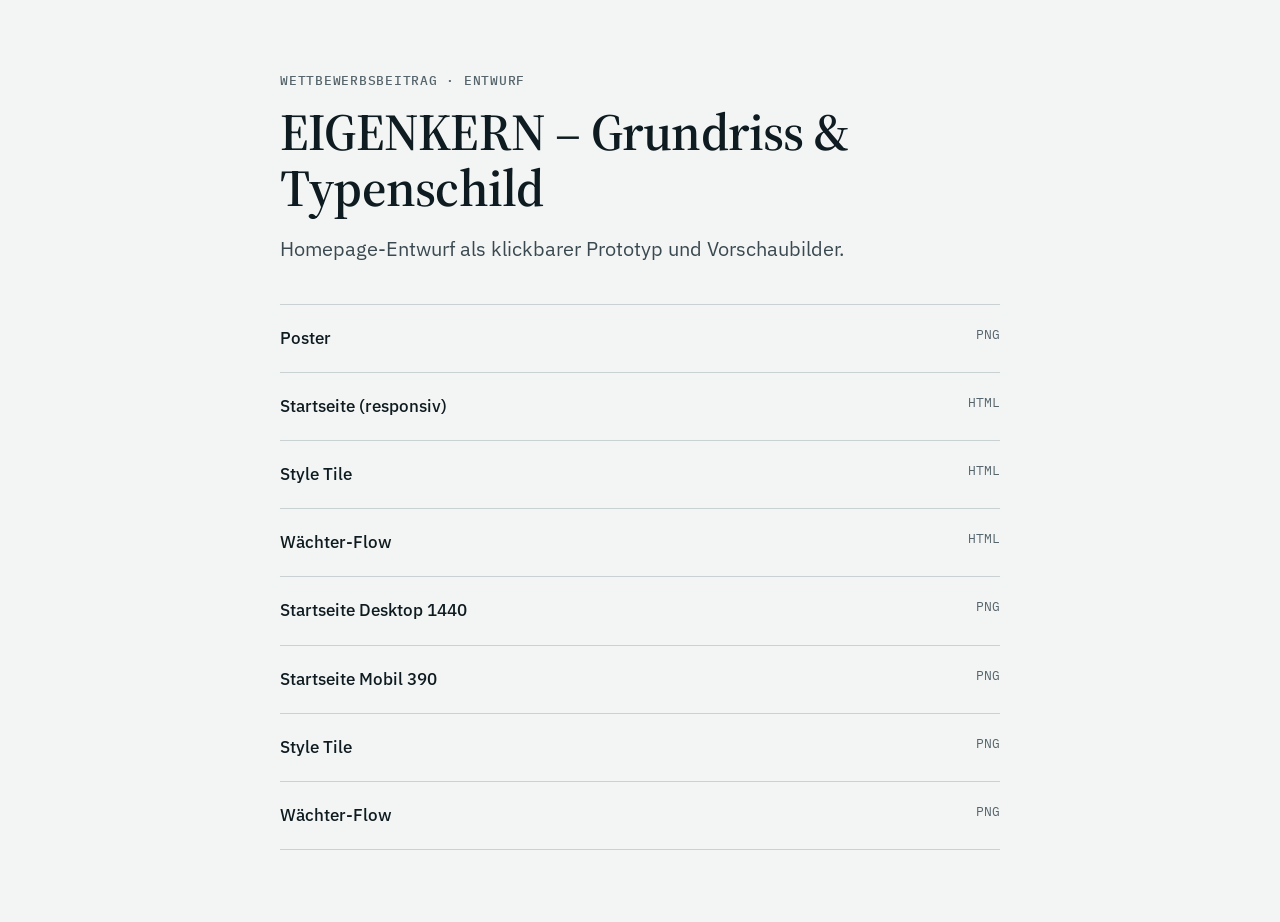
<file: index.html>
<!doctype html>
<html lang="de"><head><meta charset="utf-8"><meta name="viewport" content="width=device-width, initial-scale=1">
<title>EIGENKERN Entwurf</title><link rel="stylesheet" href="ek.css">
<style>.w{max-width:760px;margin:0 auto;padding:72px 20px}.w a.row{display:flex;justify-content:space-between;padding:20px 0;border-top:1px solid var(--rule);font-weight:500}.w a.row:last-child{border-bottom:1px solid var(--rule)}.w a.row span{color:var(--steel);font:400 13px/1.6 var(--f-mono)}</style></head>
<body><div class="w">
<div class="label" style="margin-bottom:16px">Wettbewerbsbeitrag · Entwurf</div>
<h1 class="h1" style="margin-bottom:16px">EIGENKERN – Grundriss &amp; Typenschild</h1>
<p class="lead" style="margin-bottom:40px">Homepage-Entwurf als klickbarer Prototyp und Vorschaubilder.</p>
<a class="row" href="previews/00-poster.png">Poster <span>PNG</span></a>
<a class="row" href="startseite.html">Startseite (responsiv) <span>HTML</span></a>
<a class="row" href="styletile.html">Style Tile <span>HTML</span></a>
<a class="row" href="waechter-flow.html">Wächter-Flow <span>HTML</span></a>
<a class="row" href="previews/01-startseite-desktop-1440.png">Startseite Desktop 1440 <span>PNG</span></a>
<a class="row" href="previews/02-startseite-mobil-390-hero-bis-s02.png">Startseite Mobil 390 <span>PNG</span></a>
<a class="row" href="previews/03-style-tile.png">Style Tile <span>PNG</span></a>
<a class="row" href="previews/04-waechter-flow.png">Wächter-Flow <span>PNG</span></a>
</div></body></html>
</file>
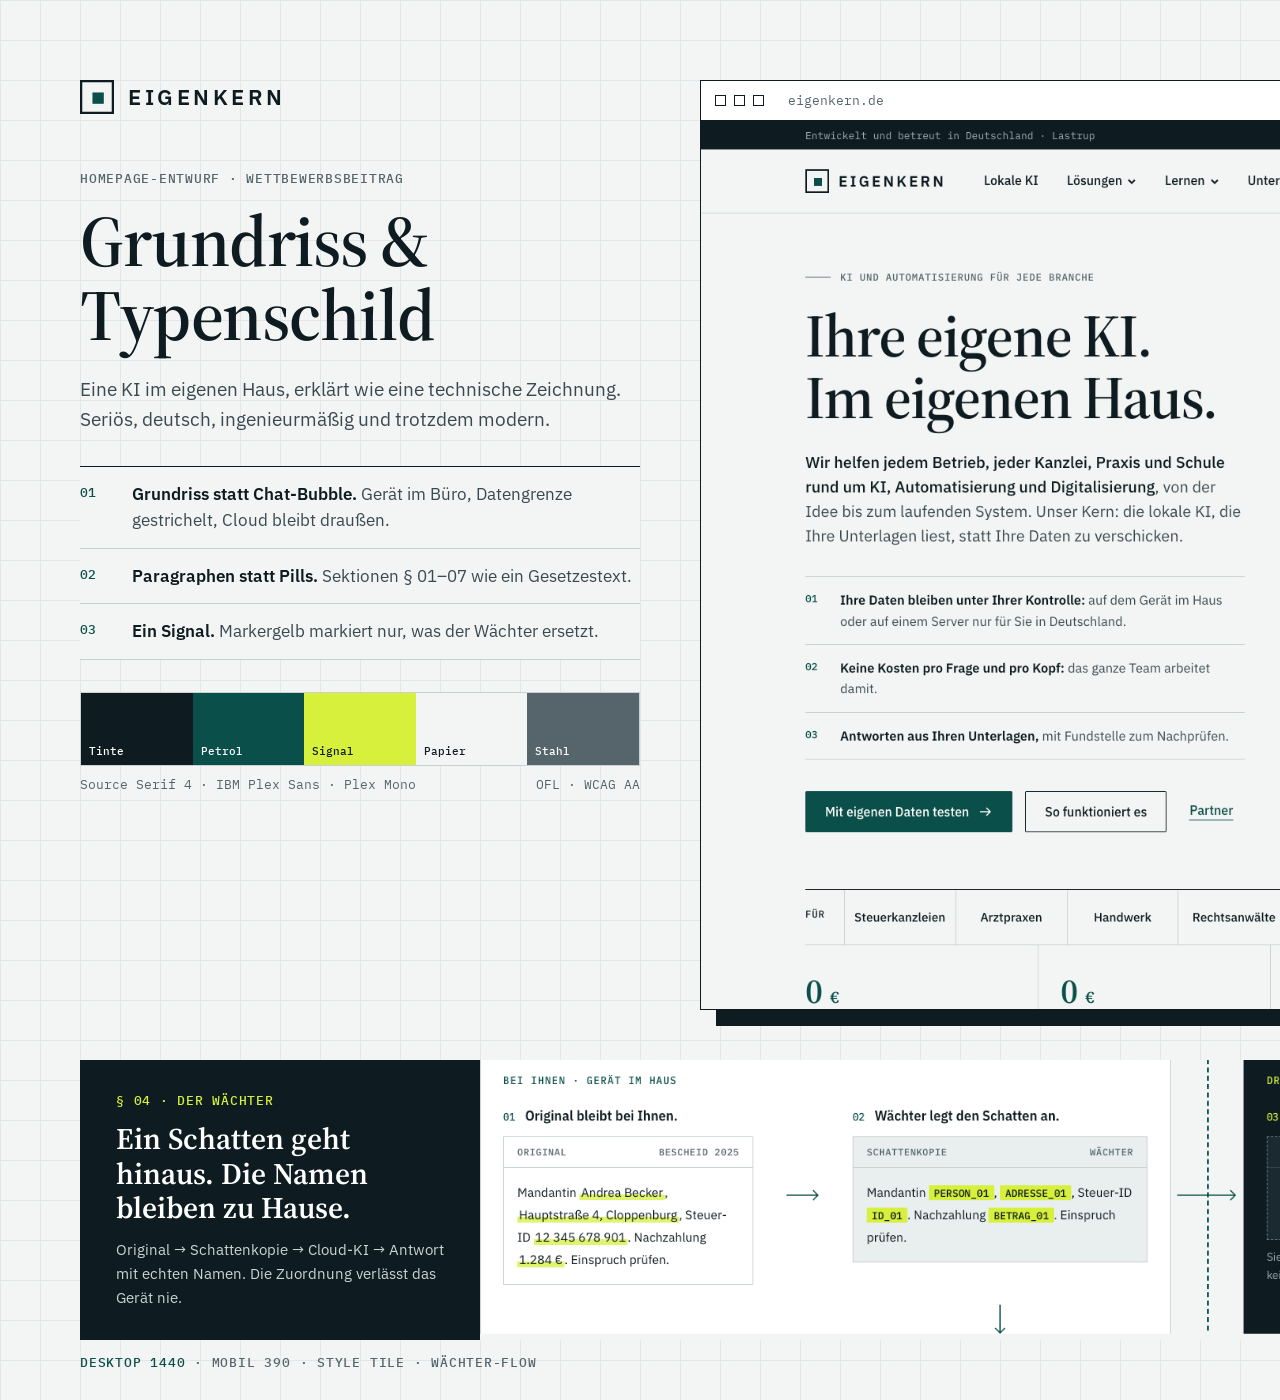
<file: poster.html>
<!doctype html>
<html lang="de">
<head>
<meta charset="utf-8">
<meta name="viewport" content="width=1920">
<title>EIGENKERN Poster</title>
<link rel="stylesheet" href="ek.css">
<style>
body{width:1920px;height:1400px;overflow:hidden;position:relative;background:
  linear-gradient(var(--rule-2) 1px,transparent 1px) 0 0/40px 40px,
  linear-gradient(90deg,var(--rule-2) 1px,transparent 1px) 0 0/40px 40px,var(--paper)}
.left{position:absolute;left:80px;top:80px;width:560px}
.brand{display:flex;align-items:center;gap:14px;font:600 22px/1 var(--f-sans);letter-spacing:.16em;margin-bottom:56px}
.left h1{font:600 72px/1.02 var(--f-serif);letter-spacing:-.02em;margin:18px 0 24px}
.left .lead{font-size:19px}
.pts{list-style:none;margin:32px 0;border-top:1px solid var(--ink)}
.pts li{display:grid;grid-template-columns:52px 1fr;padding:14px 0;border-bottom:1px solid var(--rule);font-size:16.5px;color:var(--ink-2);background:var(--paper)}
.pts li span{font:500 13px/1.8 var(--f-mono);color:var(--petrol)}
.pts b{color:var(--ink);font-weight:600}
.pal{display:flex;gap:0;border:1px solid var(--rule);background:#fff}
.pal div{flex:1;height:72px;display:flex;align-items:flex-end;padding:8px;font:500 11px/1 var(--f-mono)}
.fonts{display:flex;justify-content:space-between;margin-top:12px;font:400 12.5px/1 var(--f-mono);color:var(--steel)}
.browser{position:absolute;left:700px;top:80px;width:1140px;background:#fff;border:1.5px solid var(--ink);box-shadow:16px 16px 0 var(--ink);height:930px;overflow:hidden}
.bar{height:40px;border-bottom:1.5px solid var(--ink);display:flex;align-items:center;gap:8px;padding:0 14px}
.bar i{width:11px;height:11px;border:1.5px solid var(--ink)}
.bar span{margin-left:16px;font:400 13px/1 var(--f-mono);color:var(--steel)}
.browser img{width:100%;display:block}
.phone{position:absolute;left:1560px;top:620px;width:300px;background:var(--ink);padding:14px;border-radius:36px;box-shadow:16px 16px 0 rgba(14,27,32,.25)}
.phone .scr{border-radius:24px;overflow:hidden;height:600px}
.phone img{width:100%;display:block}
.wf{position:absolute;left:80px;top:1060px;width:1460px;height:280px;background:var(--ink);display:grid;grid-template-columns:400px 1fr;overflow:hidden}
.wf .txt{padding:32px 36px;color:#fff}
.wf .txt .label{color:var(--signal)}
.wf .txt h3{font:600 30px/1.15 var(--f-serif);margin:14px 0 12px}
.wf .txt p{color:#C9D4D7;font-size:15px}
.wf .img{background:var(--paper);overflow:hidden;position:relative}
.wf .img img{position:absolute;left:0;top:0;width:1060px}
.tagline{position:absolute;left:80px;top:1356px;right:80px;display:flex;justify-content:space-between;font:500 13px/1 var(--f-mono);letter-spacing:.06em;text-transform:uppercase;color:var(--steel)}
.tagline b{color:var(--petrol);font-weight:500}
</style>
</head>
<body>
<div class="left">
  <div class="brand"><svg width="34" height="34" viewBox="0 0 30 30"><rect x="1" y="1" width="28" height="28" fill="none" stroke="#0E1B20" stroke-width="2"/><rect x="11" y="11" width="10" height="10" fill="#0B4F4A"/></svg>EIGENKERN</div>
  <div class="label">Homepage-Entwurf · Wettbewerbsbeitrag</div>
  <h1>Grundriss &amp; Typenschild</h1>
  <p class="lead">Eine KI im eigenen Haus, erklärt wie eine technische Zeichnung. Seriös, deutsch, ingenieurmäßig und trotzdem modern.</p>
  <ul class="pts">
    <li><span>01</span><div><b>Grundriss statt Chat-Bubble.</b> Gerät im Büro, Datengrenze gestrichelt, Cloud bleibt draußen.</div></li>
    <li><span>02</span><div><b>Paragraphen statt Pills.</b> Sektionen § 01–07 wie ein Gesetzestext.</div></li>
    <li><span>03</span><div><b>Ein Signal.</b> Markergelb markiert nur, was der Wächter ersetzt.</div></li>
  </ul>
  <div class="pal">
    <div style="background:#0E1B20;color:#fff">Tinte</div>
    <div style="background:#0B4F4A;color:#fff">Petrol</div>
    <div style="background:#D6F03C;color:#0E1B20">Signal</div>
    <div style="background:#F3F5F4;color:#0E1B20">Papier</div>
    <div style="background:#56656C;color:#fff">Stahl</div>
  </div>
  <div class="fonts"><span>Source Serif 4 · IBM Plex Sans · Plex Mono</span><span>OFL · WCAG AA</span></div>
</div>

<div class="browser">
  <div class="bar"><i></i><i></i><i></i><span>eigenkern.de</span></div>
  <img src="poster/desktop-hero.png" style="height:auto">
</div>

<div class="phone"><div class="scr"><img src="poster/mobile-hero.png"></div></div>

<div class="wf">
  <div class="txt">
    <div class="label">§ 04 · Der Wächter</div>
    <h3>Ein Schatten geht hinaus. Die Namen bleiben zu Hause.</h3>
    <p>Original → Schattenkopie → Cloud-KI → Antwort mit echten Namen. Die Zuordnung verlässt das Gerät nie.</p>
  </div>
  <div class="img"><img src="poster/waechter.png"></div>
</div>

<div class="tagline"><span><b>Desktop 1440</b> · Mobil 390 · Style Tile · Wächter-Flow</span><span>Bootstrap 5 · Odoo-Snippets · selbst gehostete Schriften</span></div>
</body>
</html>
</file>
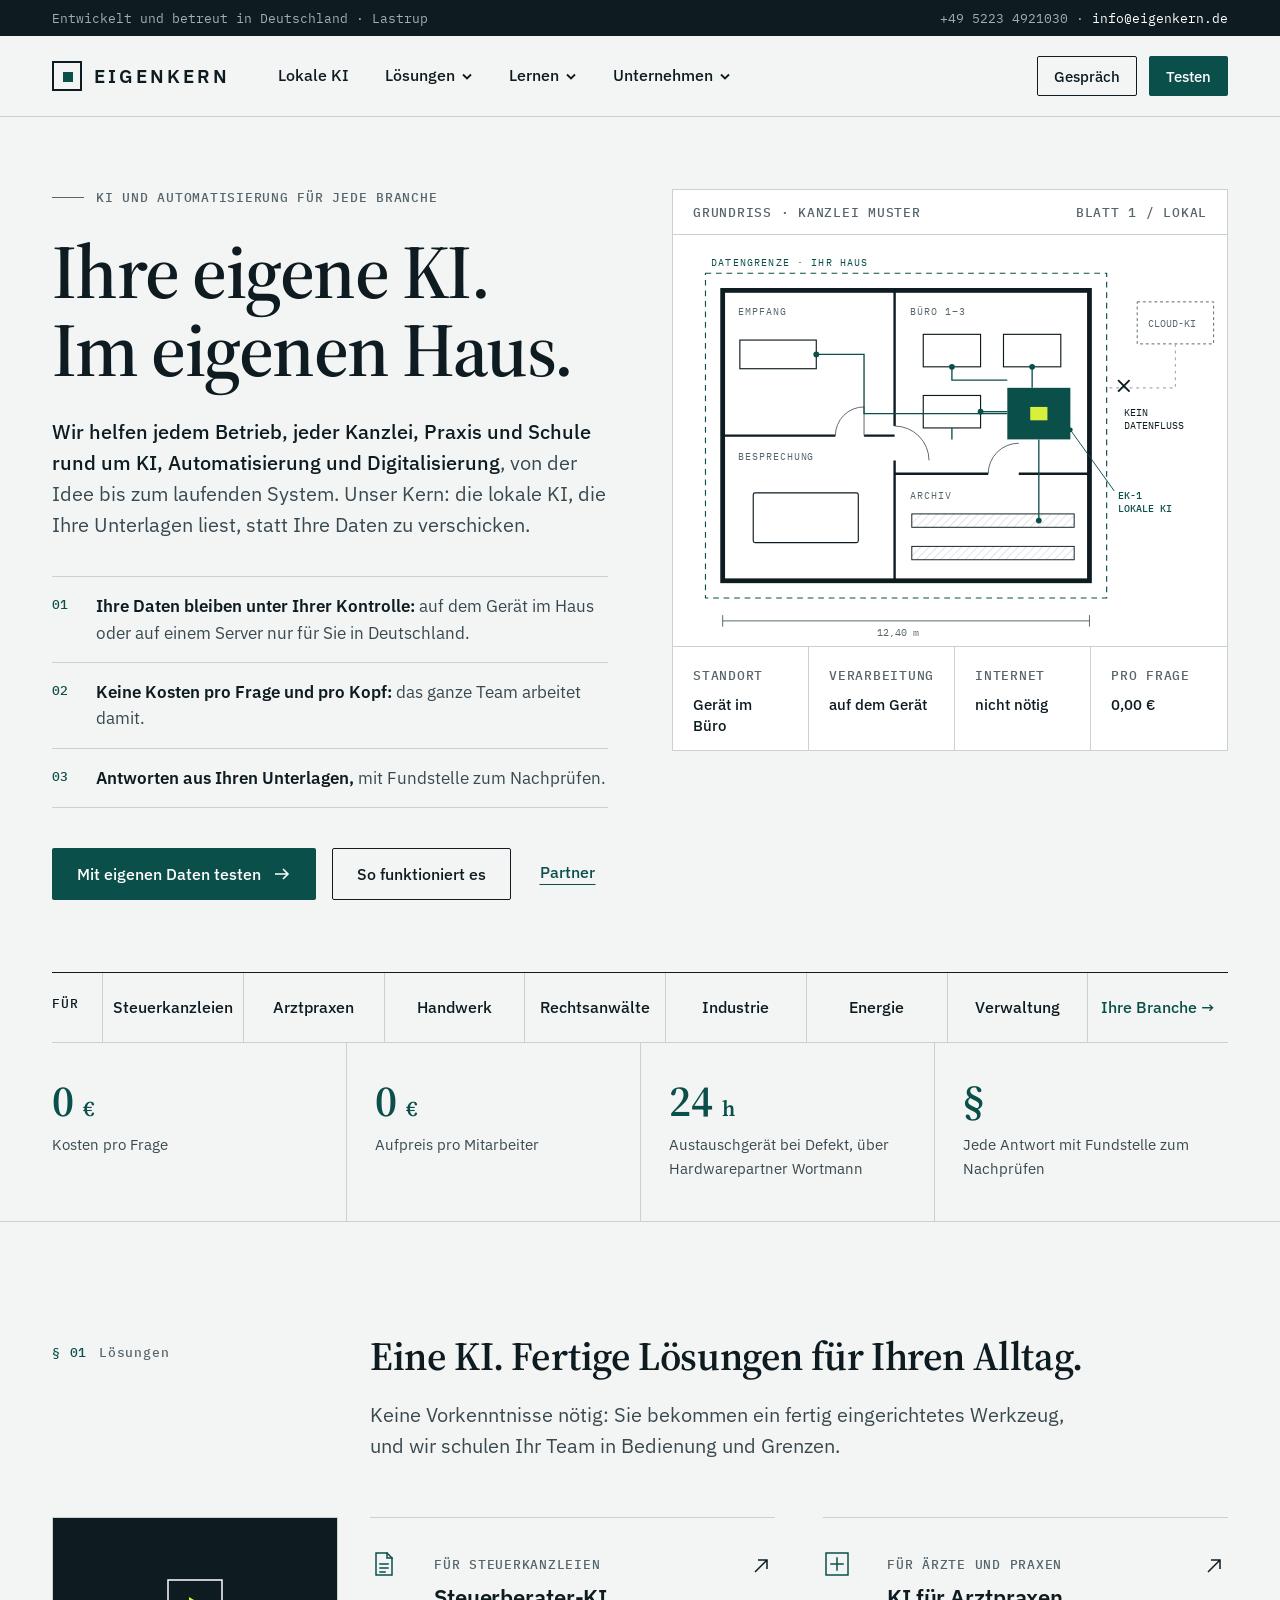
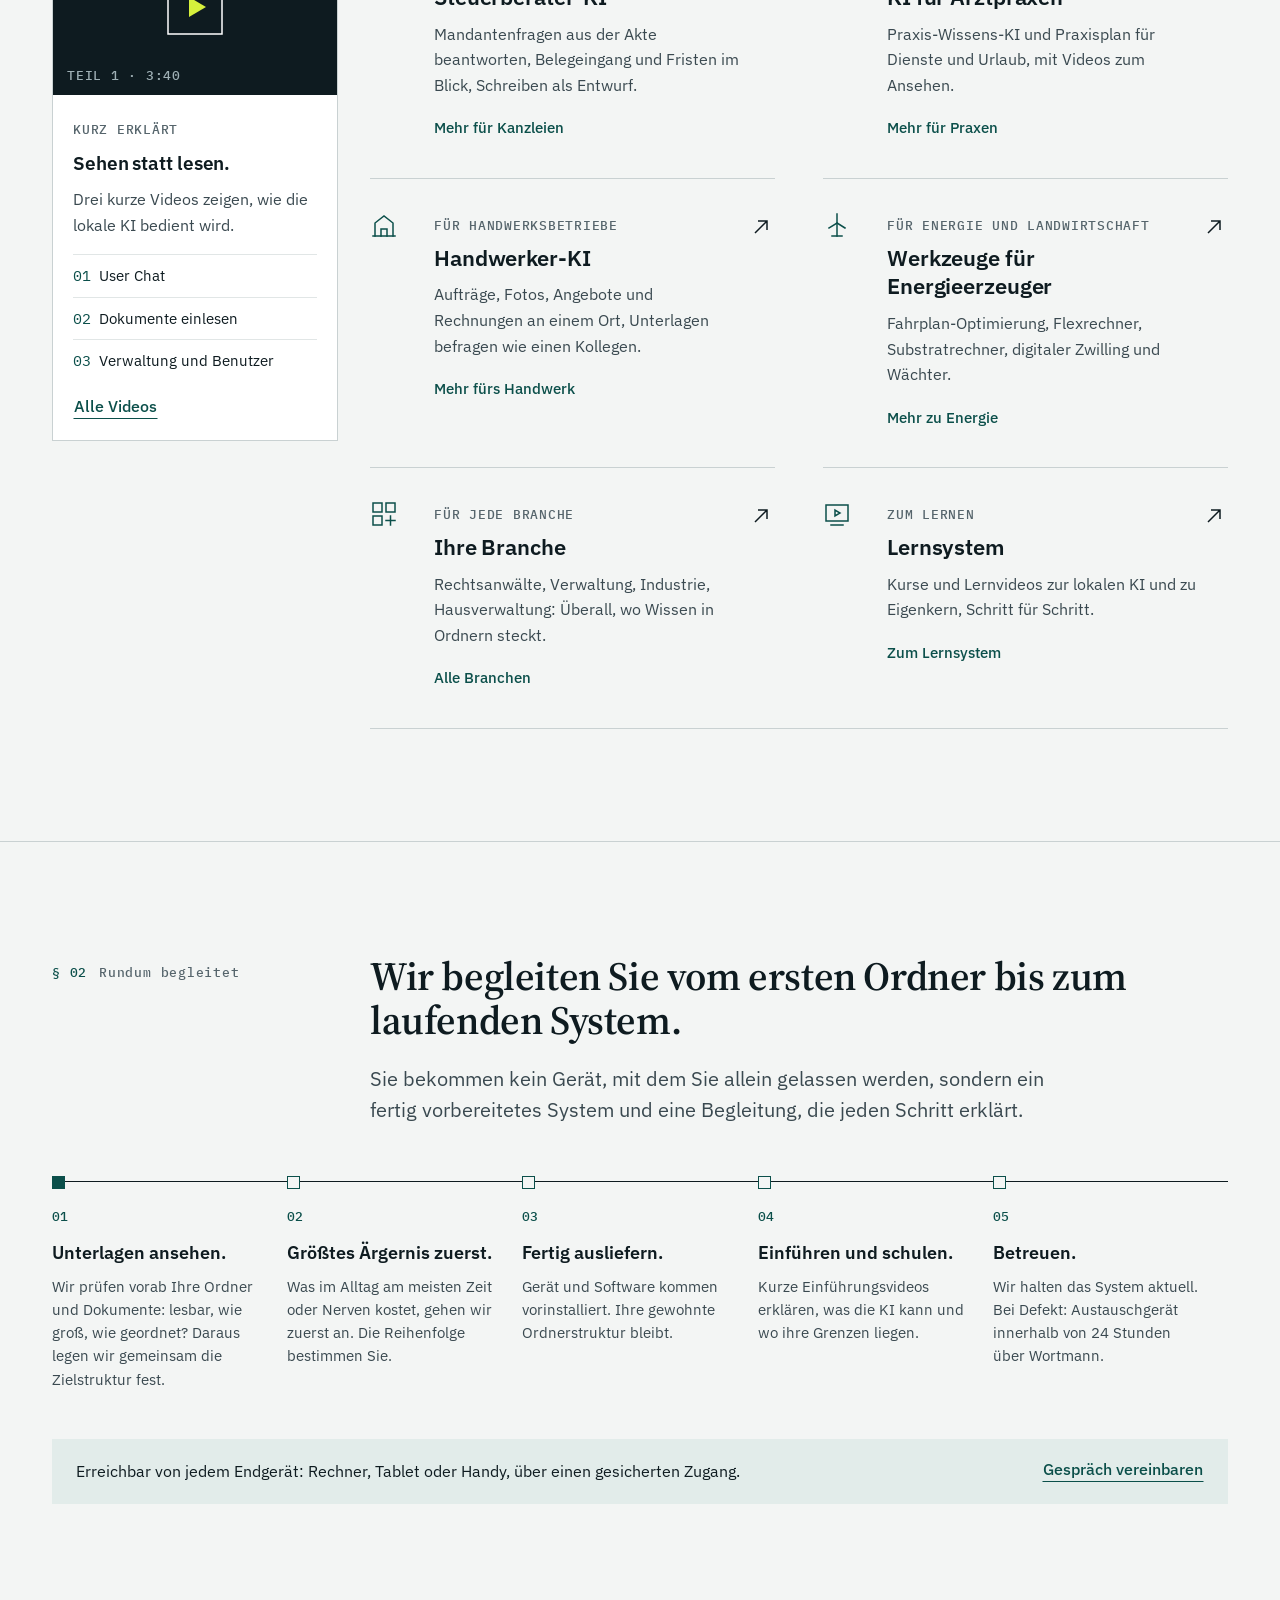
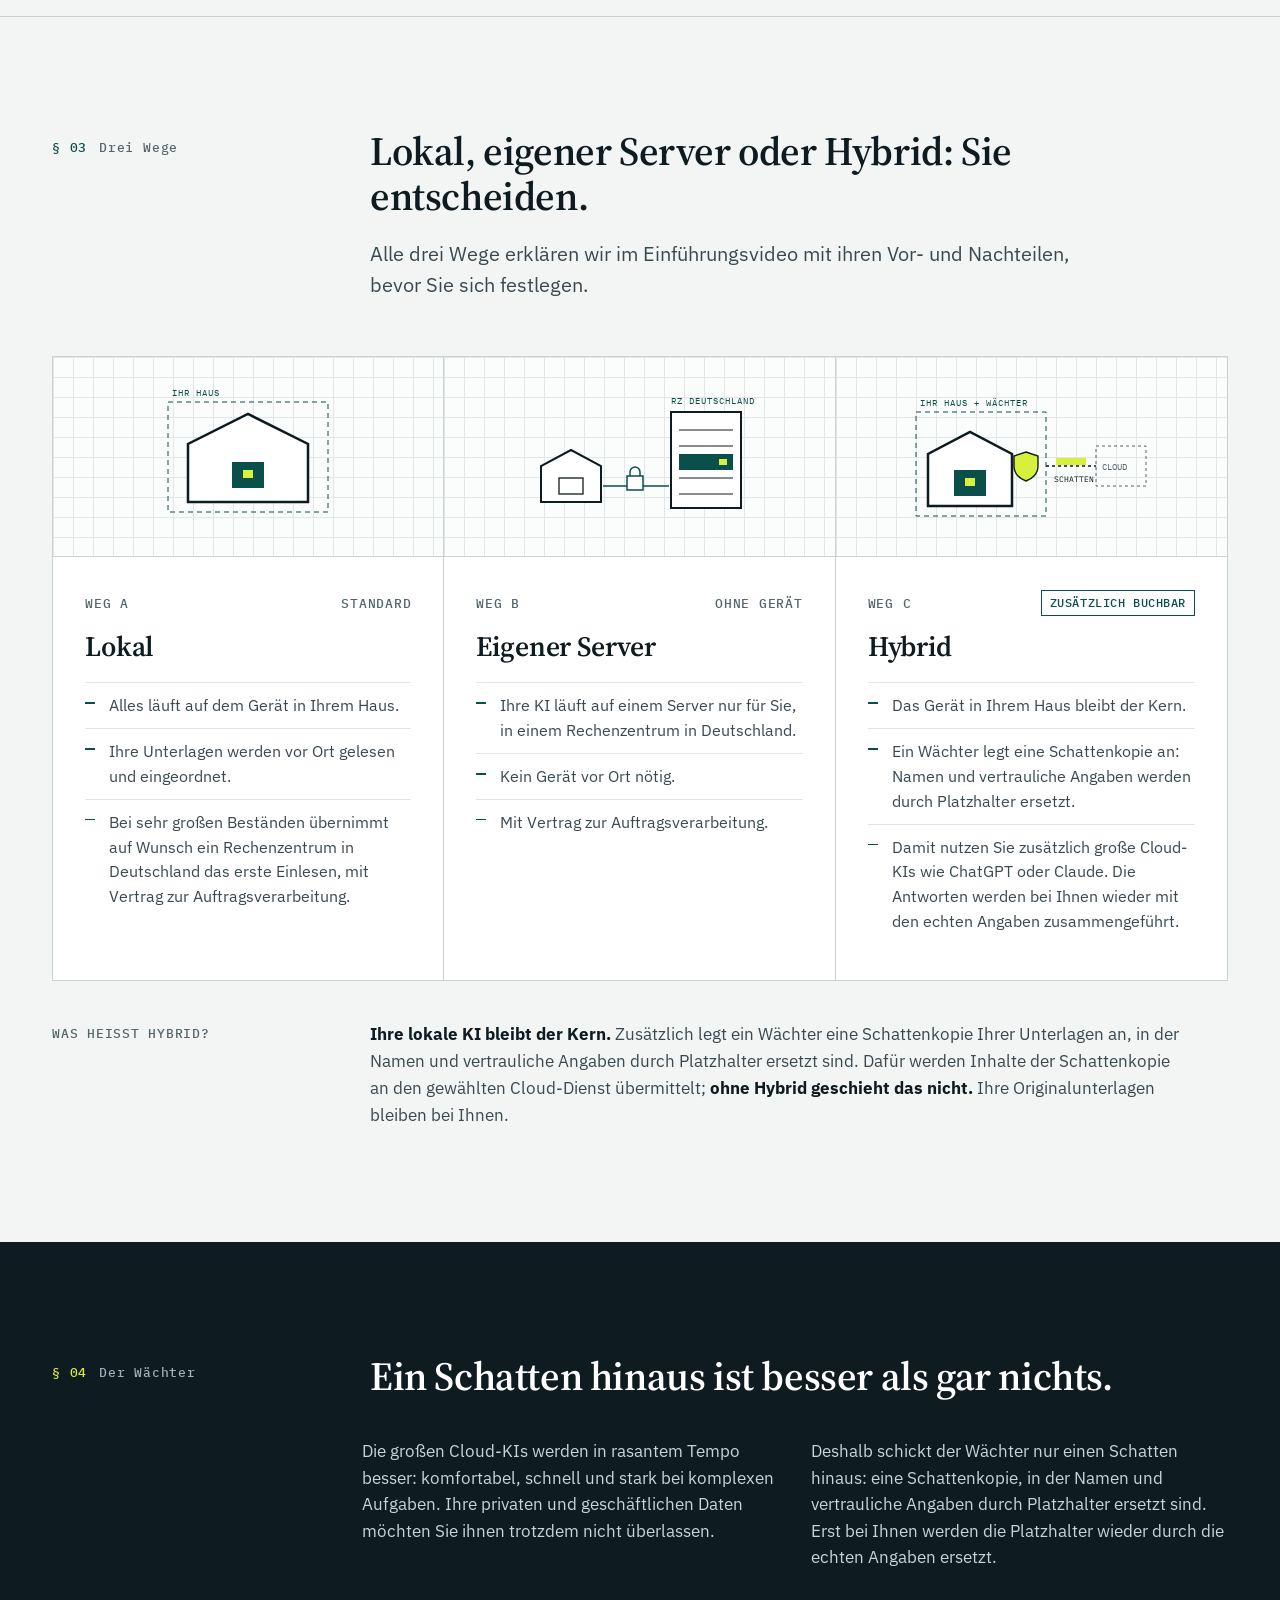
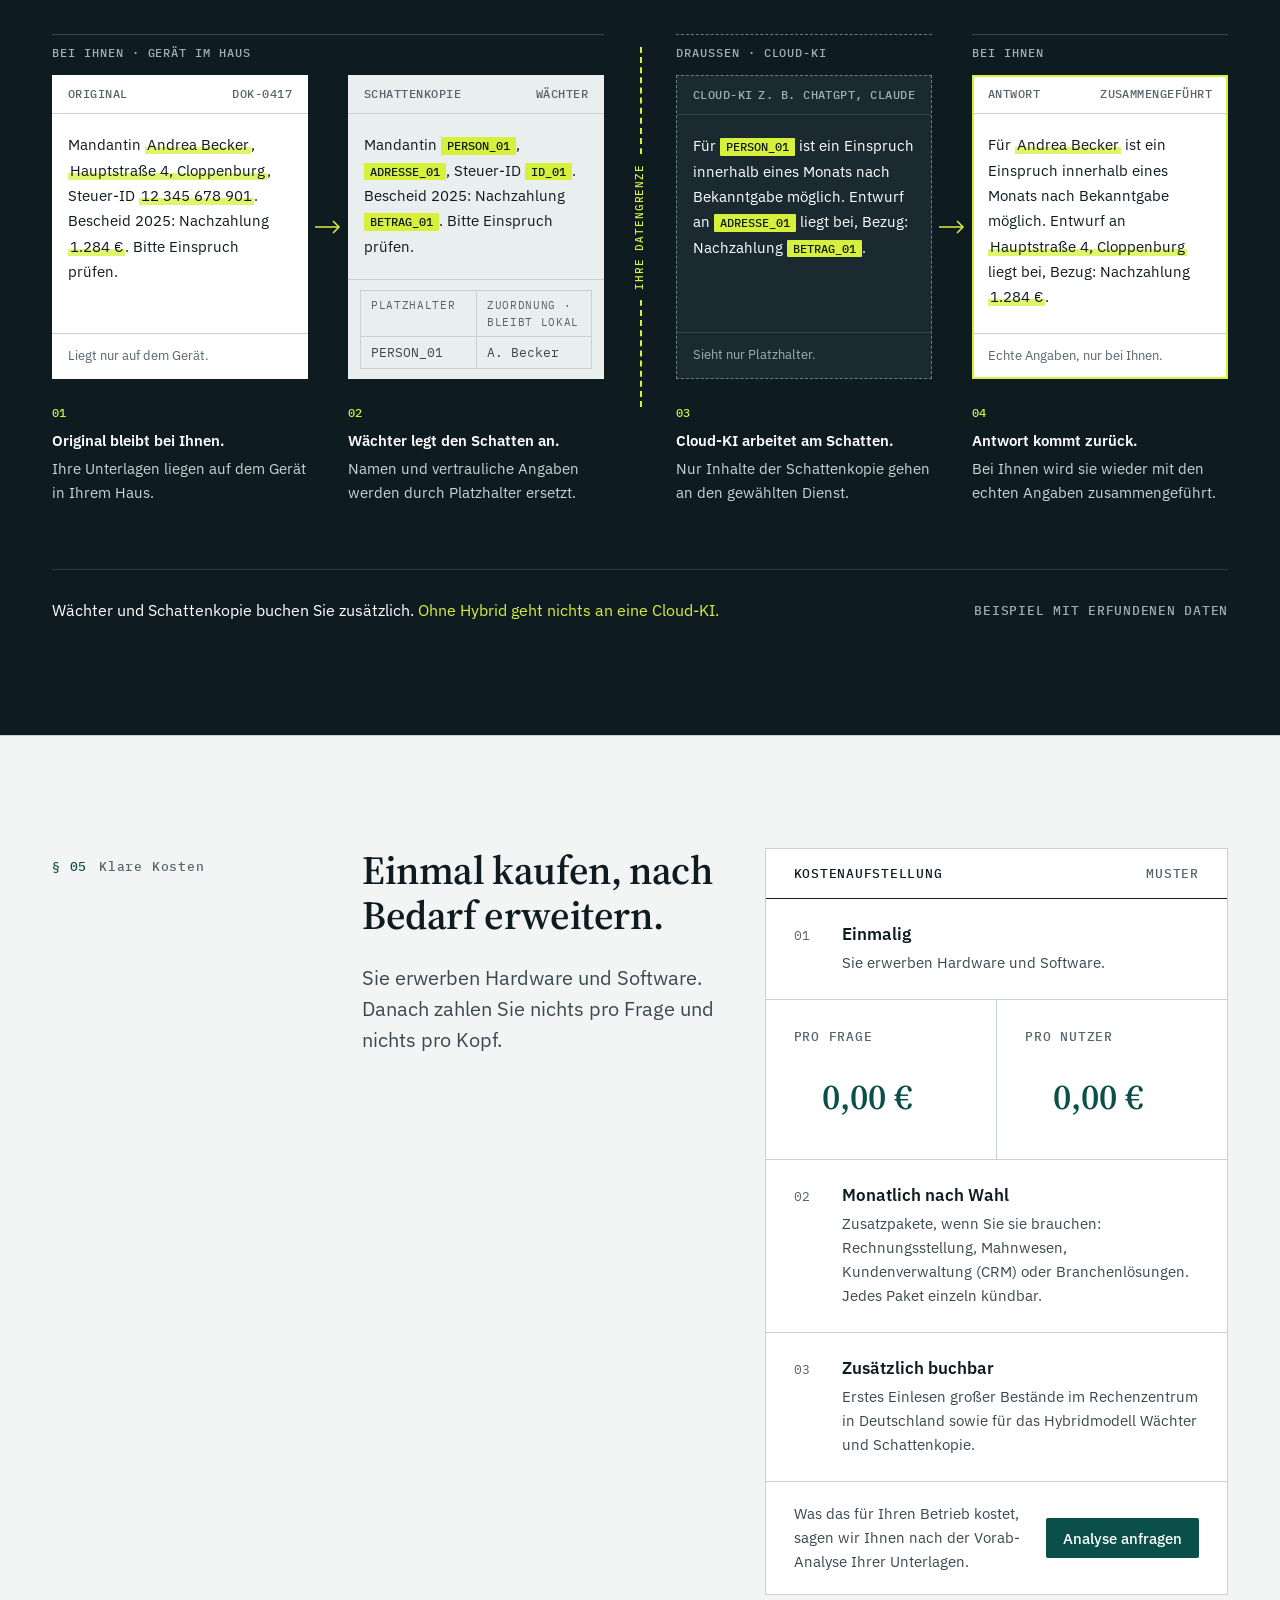
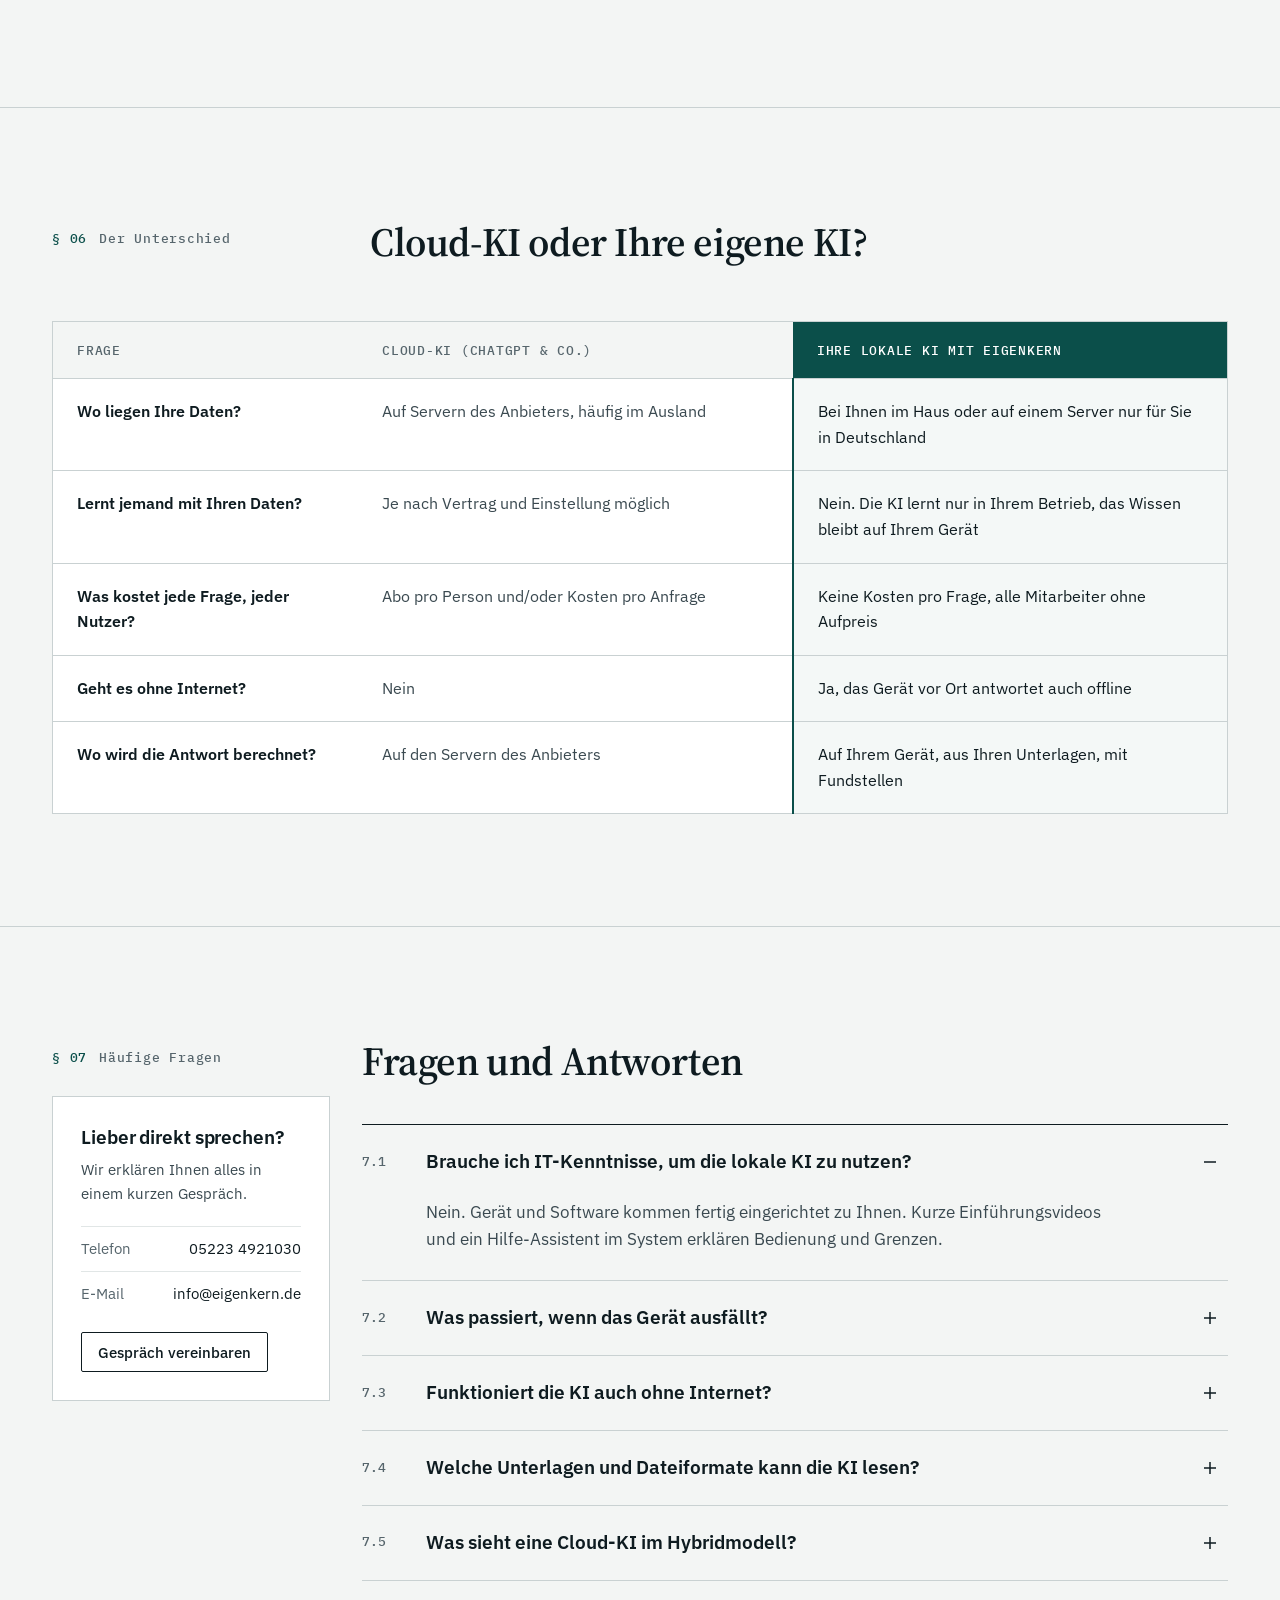
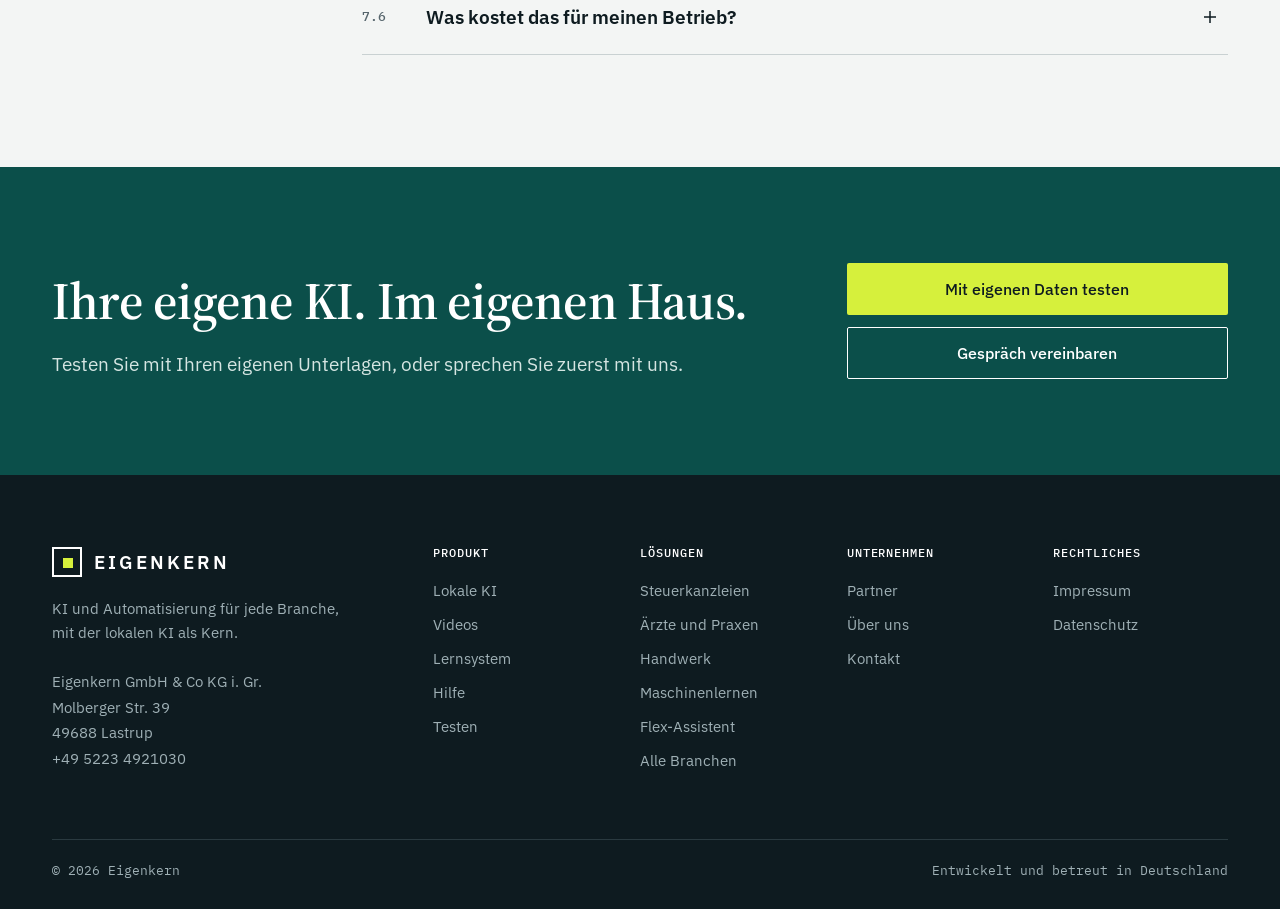
<file: startseite.html>
<!doctype html>
<html lang="de">
<head>
<meta charset="utf-8">
<meta name="viewport" content="width=device-width, initial-scale=1">
<title>EIGENKERN Startseite</title>
<link rel="stylesheet" href="ek.css">
<style>
/* ---------- HERO ---------- */
.hero{padding:72px 0 0}
.hero-grid{display:grid;grid-template-columns:6fr 6fr;gap:64px;align-items:start}
.hero .kicker{display:flex;gap:12px;align-items:center;margin-bottom:28px}
.hero .kicker i{display:block;width:32px;height:1px;background:var(--steel)}
.hero h1{margin-bottom:28px}
.hero .lead{max-width:560px}
.hero .lead strong{color:var(--ink);font-weight:500}
.checks{list-style:none;margin:36px 0 40px;border-top:1px solid var(--rule)}
.checks li{display:grid;grid-template-columns:44px 1fr;padding:16px 0;border-bottom:1px solid var(--rule);font-size:16.5px;color:var(--ink-2)}
.checks li span{font:500 13px/1.9 var(--f-mono);color:var(--petrol)}
.checks strong{color:var(--ink);font-weight:600}
.hero-ctas{display:flex;gap:16px;align-items:center;flex-wrap:wrap}
.hero-ctas .btn-ghost{margin-left:12px}

.plan{background:var(--white);border:1px solid var(--rule)}
.plan-top{display:flex;justify-content:space-between;padding:14px 20px;border-bottom:1px solid var(--rule)}
.plan svg{width:100%;height:auto}
.plate{display:grid;grid-template-columns:repeat(4,1fr);border-top:1px solid var(--rule)}
.plate div{padding:14px 20px;border-right:1px solid var(--rule)}
.plate div:last-child{border-right:0}
.plate b{display:block;font:500 15px/1.4 var(--f-sans);color:var(--ink);margin-top:6px}

.branches{margin-top:72px;border-top:1px solid var(--ink);border-bottom:1px solid var(--rule);display:flex}
.branches .label{padding:22px 24px 22px 0;margin:0;color:var(--ink);white-space:nowrap}
.branches a{flex:1;padding:22px 0;text-align:center;font-weight:500;font-size:15.5px;border-left:1px solid var(--rule)}
.branches a:last-child{color:var(--petrol)}

.facts{display:grid;grid-template-columns:repeat(4,1fr);margin-top:0}
.facts>div{padding:36px 28px 40px 0}
.facts>div+div{padding-left:28px;border-left:1px solid var(--rule)}
.facts .num{font:600 44px/1 var(--f-serif);color:var(--petrol);margin-bottom:10px}
.facts .num small{font-size:22px}

/* ---------- LÖSUNGEN ---------- */
.sol{display:grid;grid-template-columns:3fr 9fr;gap:var(--gutter)}
.sol-list{display:grid;grid-template-columns:1fr 1fr;column-gap:48px;border-bottom:1px solid var(--rule)}
.sol-item{display:grid;grid-template-columns:56px 1fr 24px;gap:8px;padding:32px 0 36px;border-top:1px solid var(--rule)}
.sol-item .h3{margin:6px 0 10px}
.sol-item p{font-size:16px;color:var(--ink-2);margin-bottom:16px}
.sol-item .more{font-weight:500;font-size:15px;color:var(--petrol)}
.sol-item .arr{width:20px;height:20px;stroke:var(--ink);stroke-width:1.5;fill:none;margin-top:6px}
.sol-aside p{font-size:16px;color:var(--ink-2);margin-top:12px}
.sol-aside .note{margin-top:32px;padding:20px;border:1px solid var(--rule);background:var(--white)}

/* ---------- PROZESS ---------- */
.steps{display:grid;grid-template-columns:repeat(5,1fr);border-top:1px solid var(--ink);position:relative}
.step{padding:28px 24px 0 0;position:relative}
.step::before{content:"";position:absolute;top:-6px;left:0;width:11px;height:11px;background:var(--paper);border:1.5px solid var(--petrol)}
.step:first-child::before{background:var(--petrol)}
.step .no{font:500 13px/1 var(--f-mono);color:var(--petrol);margin-bottom:18px}
.step h4{font:600 18px/1.3 var(--f-sans);margin-bottom:10px}
.step p{font-size:15px;line-height:1.55;color:var(--ink-2)}
.step-foot{margin-top:48px;display:flex;justify-content:space-between;align-items:center;padding:20px 24px;background:var(--petrol-50);font-size:15.5px}

/* ---------- DREI WEGE ---------- */
.ways{display:grid;grid-template-columns:repeat(3,1fr);gap:0;border:1px solid var(--rule);background:var(--white)}
.way{padding:0;border-right:1px solid var(--rule);display:flex;flex-direction:column}
.way:last-child{border-right:0}
.way-fig{height:200px;border-bottom:1px solid var(--rule);background:
  linear-gradient(var(--rule-2) 1px,transparent 1px) 0 0/20px 20px,
  linear-gradient(90deg,var(--rule-2) 1px,transparent 1px) 0 0/20px 20px,#fbfcfc;display:flex;align-items:center;justify-content:center}
.way-body{padding:32px 32px 36px;flex:1;display:flex;flex-direction:column}
.way-body .label{display:flex;justify-content:space-between;align-items:center;min-height:27px}
.way-body .h3{font:600 28px/1.15 var(--f-serif);margin:14px 0 20px}
.way ul{list-style:none;font-size:15.5px;color:var(--ink-2)}
.way li{padding:10px 0 10px 24px;border-top:1px solid var(--rule-2);position:relative}
.way li::before{content:"";position:absolute;left:0;top:19px;width:10px;height:1.5px;background:var(--petrol)}
.hybrid-note{display:grid;grid-template-columns:3fr 9fr;gap:var(--gutter);margin-top:40px}
.hybrid-note p{font-size:17px;color:var(--ink-2);max-width:820px}
.hybrid-note strong{color:var(--ink)}

/* ---------- WÄCHTER ---------- */
.dark{background:var(--ink);color:#fff;border-top:0}
.dark .sec-no{color:var(--ink-mute)}
.dark .sec-no b{color:var(--signal)}
.dark .lead,.dark p{color:#C9D4D7}
.w-intro{display:grid;grid-template-columns:3fr 4.5fr 4.5fr;gap:var(--gutter);margin-bottom:64px}
.w-intro p{font-size:16.5px}
.flow{display:grid;grid-template-columns:1fr 40px 1fr 72px 1fr 40px 1fr;align-items:stretch}
.zone-lbl{display:grid;grid-template-columns:1fr 40px 1fr 72px 1fr 40px 1fr;margin-bottom:16px}
.zone-lbl div{font:500 12px/1 var(--f-mono);letter-spacing:.08em;text-transform:uppercase;color:var(--ink-mute)}
.zone-lbl .z-in{grid-column:1/4;border-top:1px solid #3a4950;padding-top:12px}
.zone-lbl .z-out{grid-column:5/6;border-top:1px dashed #6b7b82;padding-top:12px}
.zone-lbl .z-back{grid-column:7/8;border-top:1px solid #3a4950;padding-top:12px}
.doc{background:#fff;color:var(--ink);display:flex;flex-direction:column}
.doc-h{display:flex;justify-content:space-between;padding:12px 16px;border-bottom:1px solid var(--rule);font:500 11.5px/1.2 var(--f-mono);letter-spacing:.04em;color:var(--steel);text-transform:uppercase}
.doc-b{padding:18px 16px 20px;font-size:14.5px;line-height:1.75;flex:1}
.doc-f{padding:12px 16px;border-top:1px solid var(--rule);font-size:13px;color:var(--steel)}
.doc.shadow{background:#E9EEEE}
.doc.cloud{background:#1A2A30;color:#fff;border:1px dashed #6b7b82}
.doc.cloud .doc-h{border-color:#33444b;color:var(--ink-mute)}
.doc.cloud .doc-f{border-color:#33444b;color:var(--ink-mute)}
.doc.back{outline:2px solid var(--signal);outline-offset:-2px}
.arrow{display:flex;align-items:center;justify-content:center}
.arrow svg{width:28px;height:16px;stroke:var(--signal);stroke-width:1.5;fill:none}
.boundary{position:relative;display:flex;align-items:center;justify-content:center}
.boundary::before{content:"";position:absolute;top:-28px;bottom:-28px;left:50%;border-left:2px dashed var(--signal)}
.boundary span{position:relative;background:var(--ink);font:500 11px/1.2 var(--f-mono);letter-spacing:.08em;color:var(--signal);writing-mode:vertical-rl;transform:rotate(180deg);padding:10px 0;text-transform:uppercase}
.w-steps{display:grid;grid-template-columns:1fr 40px 1fr 72px 1fr 40px 1fr;margin-top:28px}
.w-steps div{font-size:15px;color:#C9D4D7}
.w-steps b{display:block;color:#fff;font-weight:600;margin-bottom:4px}
.w-steps .n{font:500 12px/1 var(--f-mono);color:var(--signal);margin-bottom:10px;display:block}
.keytab{margin-top:14px;border:1px solid #3a4950;font:400 12.5px/1.5 var(--f-mono);color:#C9D4D7}
.keytab div{display:grid;grid-template-columns:1fr 1fr;border-top:1px solid #2a3a40}
.keytab div:first-child{border-top:0;color:var(--steel);text-transform:uppercase;font-size:11px;letter-spacing:.06em}
.keytab span{padding:6px 10px}
.keytab span+span{border-left:1px solid #2a3a40}
.w-foot{margin-top:64px;padding-top:28px;border-top:1px solid #2a3a40;display:flex;justify-content:space-between;align-items:center}
.w-foot p{font-size:16px;color:#fff}

/* ---------- KOSTEN ---------- */
.cost{display:grid;grid-template-columns:3fr 4fr 5fr;gap:var(--gutter);align-items:start}
.cost-intro .h2{margin-bottom:24px}
.sheet{background:var(--white);border:1px solid var(--rule)}
.sheet-h{display:flex;justify-content:space-between;padding:16px 28px;border-bottom:1px solid var(--ink)}
.pos{display:grid;grid-template-columns:48px 1fr;padding:24px 28px;border-bottom:1px solid var(--rule)}
.pos .mono{font-size:13px;color:var(--steel);padding-top:3px}
.pos h4{font:600 17px/1.3 var(--f-sans);margin-bottom:6px}
.pos p{font-size:15px;color:var(--ink-2)}
.zero{display:grid;grid-template-columns:1fr 1fr;border-bottom:1px solid var(--rule)}
.zero div{padding:22px 28px}
.zero div+div{border-left:1px solid var(--rule)}
.zero .v{font:600 36px/1 var(--f-serif);color:var(--petrol);margin-top:8px}
.sheet-f{padding:20px 28px;display:flex;justify-content:space-between;align-items:center;gap:24px;font-size:15px;color:var(--ink-2)}

/* ---------- VERGLEICH ---------- */
table.cmp{width:100%;border-collapse:collapse;background:var(--white);border:1px solid var(--rule)}
.cmp th,.cmp td{text-align:left;padding:20px 24px;border-bottom:1px solid var(--rule);vertical-align:top;font-size:16px}
.cmp thead th{font:500 12.5px/1.3 var(--f-mono);text-transform:uppercase;letter-spacing:.06em;color:var(--steel);background:var(--paper)}
.cmp thead th:last-child{background:var(--petrol);color:#fff}
.cmp tbody th{font-weight:600;width:26%}
.cmp td{color:var(--ink-2);width:37%}
.cmp td:last-child{background:#F4F8F7;color:var(--ink);border-left:2px solid var(--petrol)}

/* ---------- FAQ ---------- */
.faq{display:grid;grid-template-columns:3fr 4fr 5fr;gap:var(--gutter)}
.faq-list{grid-column:2/4;border-top:1px solid var(--ink)}
.q{border-bottom:1px solid var(--rule)}
.q-h{display:grid;grid-template-columns:64px 1fr 28px;align-items:center;padding:24px 0;font:600 18.5px/1.4 var(--f-sans);cursor:pointer}
.q-h .mono{font-size:13px;font-weight:500;color:var(--steel)}
.q-h svg{width:20px;height:20px;stroke:var(--ink);stroke-width:1.5;fill:none}
.q-a{padding:0 64px 28px 64px;color:var(--ink-2);font-size:16.5px;max-width:820px}
.contact-card{background:var(--white);border:1px solid var(--rule);padding:28px;margin-top:32px}
.contact-card p{font-size:15px;color:var(--ink-2);margin:8px 0 20px}
.contact-card .row{display:flex;justify-content:space-between;padding:10px 0;border-top:1px solid var(--rule-2);font-size:15px}
.contact-card .row span:first-child{color:var(--steel)}

/* ---------- CTA + FOOTER ---------- */
.cta{background:var(--petrol);color:#fff;padding:96px 0}
.cta .container{display:grid;grid-template-columns:8fr 4fr;gap:var(--gutter);align-items:end}
.cta p{color:#D5E5E2;font-size:19px;margin-top:20px}
.cta .btns{display:flex;flex-direction:column;gap:12px;align-items:stretch}
.cta .btns .btn{justify-content:center}
.foot{background:var(--ink);color:var(--ink-mute);padding:72px 0 32px;font-size:15px}
.foot-grid{display:grid;grid-template-columns:4fr 2fr 2fr 2fr 2fr;gap:var(--gutter);padding-bottom:56px;border-bottom:1px solid #2a3a40}
.foot .logo{color:#fff;margin-bottom:20px}
.foot h5{font:500 12px/1 var(--f-mono);letter-spacing:.08em;text-transform:uppercase;color:#fff;margin-bottom:20px}
.foot ul{list-style:none}
.foot li{margin-bottom:10px}
.foot address{font-style:normal;line-height:1.7}
.foot-bot{display:flex;justify-content:space-between;padding-top:24px;font:400 13px/1 var(--f-mono)}

/* ---------- MOBIL ---------- */
@media (max-width:760px){
  :root{--gutter:20px}
  body{font-size:16px}
  .util{display:none}
  .nav .container{height:64px;justify-content:space-between}
  .nav-links,.nav-cta .btn-secondary{display:none}
  .nav-cta .btn{height:40px;padding:0 14px;font-size:14.5px}
  .burger{display:flex;width:40px;height:40px;border:1.5px solid var(--ink);align-items:center;justify-content:center}
  .burger svg{width:18px;height:18px;stroke:var(--ink);stroke-width:1.6}
  .logo{font-size:16px;letter-spacing:.14em}
  .logo-mark{width:26px;height:26px}
  .hero{padding-top:36px}
  .hero-grid{grid-template-columns:1fr;gap:40px}
  .h-display{font-size:44px}
  .h2{font-size:30px}
  .lead{font-size:17.5px}
  .hero .kicker{font-size:11.5px;margin-bottom:20px}
  .hero .kicker i{width:20px}
  .checks{margin:28px 0 32px}
  .hero-ctas .btn{width:100%;justify-content:space-between}
  .hero-ctas .btn-ghost{margin:8px 0 0;width:auto}
  .plate{grid-template-columns:1fr 1fr}
  .plate div:nth-child(2){border-right:0}
  .plate div:nth-child(-n+2){border-bottom:1px solid var(--rule)}
  .branches{flex-wrap:wrap;margin-top:48px}
  .branches .label{width:100%;padding:16px 0}
  .branches a{flex:0 0 50%;text-align:left;padding:14px 0;border-left:0;border-top:1px solid var(--rule)}
  .facts{grid-template-columns:1fr 1fr}
  .facts>div,.facts>div+div{padding:24px 16px 24px 0;border-left:0}
  .facts>div:nth-child(even){padding-left:16px;border-left:1px solid var(--rule)}
  .facts>div:nth-child(n+3){border-top:1px solid var(--rule)}
  .facts .num{font-size:34px}
  .sec{padding:64px 0}
  .sec-head,.sol{grid-template-columns:1fr;gap:16px;margin-bottom:32px}
  .sol-list{grid-template-columns:1fr}
  .sol-item{grid-template-columns:44px 1fr 20px;padding:24px 0}
  .sol-aside .note{display:none}
  .steps{grid-template-columns:1fr;border-top:0;border-left:1px solid var(--ink);margin-left:6px}
  .step{padding:0 0 28px 28px}
  .step::before{top:2px;left:-6px}
  .step-foot{flex-direction:column;align-items:flex-start;gap:12px;margin-top:16px}
  .ways{grid-template-columns:1fr}
  .way{border-right:0;border-bottom:1px solid var(--rule)}
  .way-fig{height:170px}
  .way-body{padding:24px 20px 28px}
  .hybrid-note,.w-intro,.cost,.faq,.cta .container{grid-template-columns:1fr;gap:16px}
  .w-intro>div:first-child{display:none}
  .w-intro{margin-bottom:40px}
  .zone-lbl,.w-steps{display:none}
  .flow{grid-template-columns:1fr;gap:0}
  .arrow{height:44px}.arrow svg{transform:rotate(90deg)}
  .boundary{height:64px}
  .boundary::before{top:50%;bottom:auto;left:-20px;right:-20px;border-left:0;border-top:2px dashed var(--signal)}
  .boundary span{writing-mode:horizontal-tb;transform:none;padding:0 10px}
  .w-foot{flex-direction:column;align-items:flex-start;gap:12px;margin-top:40px}
  .zero .v{font-size:28px}
  .pos,.sheet-h,.zero div,.sheet-f{padding-left:20px;padding-right:20px}
  .sheet-f{flex-direction:column;align-items:flex-start}
  table.cmp thead{display:none}
  .cmp tr{display:block;border-bottom:1px solid var(--rule)}
  .cmp th,.cmp td{display:block;width:auto!important;border:0;padding:6px 16px}
  .cmp tbody th{padding-top:18px}
  .cmp td:first-of-type::before{content:"Cloud-KI: ";font-weight:600}
  .cmp td:last-child{border-left:3px solid var(--petrol);margin:6px 16px 18px;padding:10px 12px}
  .faq>div{grid-column:auto!important}
  .q-h{grid-template-columns:44px 1fr 24px;font-size:16.5px}
  .q-a{padding:0 0 24px 44px}
  .cta{padding:64px 0}
  .h1{font-size:36px}
  .foot-grid{grid-template-columns:1fr 1fr}
  .foot-grid>div:first-child{grid-column:1/3}
  .foot-bot{flex-direction:column;gap:12px}
}
</style>
</head>
<body>

<!-- ===== HEADER ===== -->
<div class="util"><div class="container">
  <span>Entwickelt und betreut in Deutschland · Lastrup</span>
  <span>+49 5223 4921030 · <a href="#">info@eigenkern.de</a></span>
</div></div>
<header class="nav"><div class="container">
  <a class="logo" href="#">
    <svg class="logo-mark" viewBox="0 0 30 30"><rect x="1" y="1" width="28" height="28" fill="none" stroke="#0E1B20" stroke-width="2"/><rect x="11" y="11" width="10" height="10" fill="#0B4F4A"/></svg>
    EIGENKERN
  </a>
  <nav class="nav-links">
    <span>Lokale KI</span>
    <span>Lösungen <svg viewBox="0 0 12 12"><path d="M2 4.5l4 4 4-4"/></svg></span>
    <span>Lernen <svg viewBox="0 0 12 12"><path d="M2 4.5l4 4 4-4"/></svg></span>
    <span>Unternehmen <svg viewBox="0 0 12 12"><path d="M2 4.5l4 4 4-4"/></svg></span>
  </nav>
  <div class="nav-cta">
    <a class="btn btn-secondary btn-sm" href="#">Gespräch</a>
    <a class="btn btn-primary btn-sm" href="#">Testen</a>
    <span class="burger"><svg viewBox="0 0 18 18" fill="none"><path d="M1 4h16M1 9h16M1 14h16"/></svg></span>
  </div>
</div></header>

<!-- ===== HERO ===== -->
<section class="hero"><div class="container">
  <div class="hero-grid">
    <div>
      <div class="label kicker"><i></i>KI und Automatisierung für jede Branche</div>
      <h1 class="h-display">Ihre eigene KI.<br>Im eigenen Haus.</h1>
      <p class="lead"><strong>Wir helfen jedem Betrieb, jeder Kanzlei, Praxis und Schule rund um KI, Automatisierung und Digitalisierung</strong>, von der Idee bis zum laufenden System. Unser Kern: die lokale KI, die Ihre Unterlagen liest, statt Ihre Daten zu verschicken.</p>
      <ul class="checks">
        <li><span>01</span><div><strong>Ihre Daten bleiben unter Ihrer Kontrolle:</strong> auf dem Gerät im Haus oder auf einem Server nur für Sie in Deutschland.</div></li>
        <li><span>02</span><div><strong>Keine Kosten pro Frage und pro Kopf:</strong> das ganze Team arbeitet damit.</div></li>
        <li><span>03</span><div><strong>Antworten aus Ihren Unterlagen,</strong> mit Fundstelle zum Nachprüfen.</div></li>
      </ul>
      <div class="hero-ctas">
        <a class="btn btn-primary" href="#">Mit eigenen Daten testen <svg viewBox="0 0 18 18" fill="none" stroke="currentColor" stroke-width="1.6"><path d="M2 9h13M10 4l5 5-5 5"/></svg></a>
        <a class="btn btn-secondary" href="#">So funktioniert es</a>
        <a class="btn btn-ghost" href="#">Partner</a>
      </div>
    </div>

    <!-- Grundriss statt Chat-Karte -->
    <figure class="plan">
      <div class="plan-top"><span class="label">Grundriss · Kanzlei Muster</span><span class="label">Blatt 1 / Lokal</span></div>
      <svg viewBox="0 0 580 430" font-family="IBM Plex Mono, monospace">
        <defs>
          <pattern id="hatch" width="6" height="6" patternUnits="userSpaceOnUse" patternTransform="rotate(45)"><line x1="0" y1="0" x2="0" y2="6" stroke="#C9D1D2" stroke-width="1.2"/></pattern>
        </defs>
        <!-- Datengrenze -->
        <rect x="34" y="40" width="420" height="340" fill="none" stroke="#0B4F4A" stroke-width="1.2" stroke-dasharray="6 5"/>
        <text x="40" y="32" font-size="10.5" letter-spacing="1.2" fill="#0B4F4A">DATENGRENZE · IHR HAUS</text>
        <!-- Außenwände -->
        <rect x="52" y="58" width="384" height="304" fill="#fff" stroke="#0E1B20" stroke-width="5"/>
        <!-- Innenwände -->
        <path d="M232 58V200M232 236V362M52 210H170M200 210H232M232 250H330M362 250H436" stroke="#0E1B20" stroke-width="2.5" fill="none"/>
        <!-- Türbögen -->
        <path d="M170 210a30 30 0 0 1 30 -30" fill="none" stroke="#56656C" stroke-width="1"/><line x1="200" y1="210" x2="200" y2="180" stroke="#56656C"/>
        <path d="M232 200a36 36 0 0 1 36 36" fill="none" stroke="#56656C" stroke-width="1"/>
        <path d="M330 250a32 32 0 0 1 32 -32" fill="none" stroke="#56656C" stroke-width="1"/>
        <!-- Raumnamen -->
        <text x="68" y="84" font-size="10.5" fill="#56656C" letter-spacing="1">EMPFANG</text>
        <text x="68" y="236" font-size="10.5" fill="#56656C" letter-spacing="1">BESPRECHUNG</text>
        <text x="248" y="84" font-size="10.5" fill="#56656C" letter-spacing="1">BÜRO 1–3</text>
        <text x="248" y="276" font-size="10.5" fill="#56656C" letter-spacing="1">ARCHIV</text>
        <!-- Schreibtische -->
        <g fill="none" stroke="#0E1B20" stroke-width="1.2">
          <rect x="262" y="104" width="60" height="34"/><rect x="346" y="104" width="60" height="34"/><rect x="262" y="168" width="60" height="34"/>
          <rect x="84" y="270" width="110" height="52" rx="2"/>
          <rect x="70" y="110" width="80" height="30"/>
        </g>
        <!-- Archiv: Regale -->
        <rect x="250" y="292" width="170" height="14" fill="url(#hatch)" stroke="#0E1B20" stroke-width="1"/>
        <rect x="250" y="326" width="170" height="14" fill="url(#hatch)" stroke="#0E1B20" stroke-width="1"/>
        <!-- Gerät -->
        <rect x="350" y="160" width="66" height="54" fill="#0B4F4A"/>
        <rect x="374" y="180" width="18" height="14" fill="#D6F03C"/>
        <path d="M416 204L462 268" stroke="#0B4F4A" stroke-width="1"/><circle cx="416" cy="204" r="2.5" fill="#0B4F4A"/><text x="466" y="276" font-size="10.5" fill="#0B4F4A" font-weight="500">EK-1</text><text x="466" y="290" font-size="10.5" fill="#0B4F4A" font-weight="500">LOKALE KI</text>
        <!-- Datenwege intern -->
        <g stroke="#0B4F4A" stroke-width="1.4" fill="none">
          <path d="M292 138V152H350"/>
          <path d="M376 138V160"/>
          <path d="M292 202V214"/><path d="M322 185H350"/>
          <path d="M383 214V299"/>
          <path d="M150 125H200V187H350"/>
        </g>
        <g fill="#0B4F4A"><circle cx="292" cy="138" r="3"/><circle cx="376" cy="138" r="3"/><circle cx="322" cy="185" r="3"/><circle cx="383" cy="299" r="3"/><circle cx="150" cy="125" r="3"/></g>
        <!-- Cloud draußen, blockiert -->
        <rect x="486" y="70" width="80" height="44" fill="none" stroke="#56656C" stroke-dasharray="3 3"/>
        <text x="497" y="96" font-size="10.5" fill="#56656C">CLOUD-KI</text>
        <path d="M526 114V160H456" stroke="#9FB0B5" stroke-width="1.2" stroke-dasharray="3 4" fill="none"/>
        <g stroke="#0E1B20" stroke-width="2"><path d="M466 152l12 12M478 152l-12 12"/></g>
        <text x="472" y="190" font-size="10" fill="#0E1B20">KEIN</text>
        <text x="472" y="203" font-size="10" fill="#0E1B20">DATENFLUSS</text>
        <!-- Bemaßung -->
        <g stroke="#56656C" stroke-width="1"><path d="M52 404H436"/><path d="M52 398v12M436 398v12"/></g>
        <text x="214" y="420" font-size="10" fill="#56656C">12,40 m</text>
      </svg>
      <div class="plate">
        <div><span class="label">Standort</span><b>Gerät im Büro</b></div>
        <div><span class="label">Verarbeitung</span><b>auf dem Gerät</b></div>
        <div><span class="label">Internet</span><b>nicht nötig</b></div>
        <div><span class="label">Pro Frage</span><b>0,00 €</b></div>
      </div>
    </figure>
  </div>

  <div class="branches">
    <span class="label">Für</span>
    <a href="#">Steuerkanzleien</a><a href="#">Arztpraxen</a><a href="#">Handwerk</a><a href="#">Rechtsanwälte</a><a href="#">Industrie</a><a href="#">Energie</a><a href="#">Verwaltung</a><a href="#">Ihre Branche →</a>
  </div>
  <div class="facts">
    <div><div class="num">0 <small>€</small></div><div class="small">Kosten pro Frage</div></div>
    <div><div class="num">0 <small>€</small></div><div class="small">Aufpreis pro Mitarbeiter</div></div>
    <div><div class="num">24 <small>h</small></div><div class="small">Austauschgerät bei Defekt, über Hardwarepartner Wortmann</div></div>
    <div><div class="num">§</div><div class="small">Jede Antwort mit Fundstelle zum Nachprüfen</div></div>
  </div>
</div></section>

<!-- ===== § 01 LÖSUNGEN ===== -->
<section class="sec"><div class="container">
  <div class="sec-head">
    <div class="sec-no"><b>§ 01</b> Lösungen</div>
    <div>
      <h2 class="h2">Eine KI. Fertige Lösungen für Ihren Alltag.</h2>
      <p class="lead">Keine Vorkenntnisse nötig: Sie bekommen ein fertig eingerichtetes Werkzeug, und wir schulen Ihr Team in Bedienung und Grenzen.</p>
    </div>
  </div>
  <div class="sol">
    <aside class="sol-aside">
      <div class="note" style="margin-top:0;padding:0">
        <div style="aspect-ratio:16/10;background:var(--ink);display:flex;align-items:center;justify-content:center;position:relative">
          <svg width="56" height="56" viewBox="0 0 56 56" fill="none"><rect x="1" y="1" width="54" height="54" stroke="#fff" stroke-width="1.5"/><path d="M22 18v20l17-10z" fill="#D6F03C"/></svg>
          <span class="label" style="position:absolute;left:14px;bottom:12px;color:var(--ink-mute)">Teil 1 · 3:40</span>
        </div>
        <div style="padding:20px">
          <span class="label">Kurz erklärt</span>
          <div class="h3" style="margin:8px 0 0;font-size:19px">Sehen statt lesen.</div>
          <p>Drei kurze Videos zeigen, wie die lokale KI bedient wird.</p>
          <div style="margin-top:16px;border-top:1px solid var(--rule-2);font-size:14.5px">
            <div style="padding:9px 0;border-bottom:1px solid var(--rule-2)"><span class="mono" style="color:var(--petrol)">01</span>&nbsp; User Chat</div>
            <div style="padding:9px 0;border-bottom:1px solid var(--rule-2)"><span class="mono" style="color:var(--petrol)">02</span>&nbsp; Dokumente einlesen</div>
            <div style="padding:9px 0"><span class="mono" style="color:var(--petrol)">03</span>&nbsp; Verwaltung und Benutzer</div>
          </div>
          <a class="btn btn-ghost" style="margin-top:16px" href="#">Alle Videos</a>
        </div>
      </div>
    </aside>
    <div class="sol-list">
      <a class="sol-item" href="#">
        <svg class="ic" viewBox="0 0 28 28"><path d="M6 3h11l5 5v17H6z"/><path d="M17 3v5h5"/><path d="M10 14h8M10 18h8M10 22h5"/></svg>
        <div><span class="label">Für Steuerkanzleien</span><div class="h3">Steuerberater-KI</div><p>Mandantenfragen aus der Akte beantworten, Belegeingang und Fristen im Blick, Schreiben als Entwurf.</p><span class="more">Mehr für Kanzleien</span></div>
        <svg class="arr" viewBox="0 0 20 20"><path d="M4 16L16 4M7 4h9v9"/></svg>
      </a>
      <a class="sol-item" href="#">
        <svg class="ic" viewBox="0 0 28 28"><rect x="3" y="3" width="22" height="22"/><path d="M14 8v12M8 14h12"/></svg>
        <div><span class="label">Für Ärzte und Praxen</span><div class="h3">KI für Arztpraxen</div><p>Praxis-Wissens-KI und Praxisplan für Dienste und Urlaub, mit Videos zum Ansehen.</p><span class="more">Mehr für Praxen</span></div>
        <svg class="arr" viewBox="0 0 20 20"><path d="M4 16L16 4M7 4h9v9"/></svg>
      </a>
      <a class="sol-item" href="#">
        <svg class="ic" viewBox="0 0 28 28"><path d="M3 25h22"/><path d="M5 25V12l9-7 9 7v13"/><path d="M11 25v-7h6v7"/></svg>
        <div><span class="label">Für Handwerksbetriebe</span><div class="h3">Handwerker-KI</div><p>Aufträge, Fotos, Angebote und Rechnungen an einem Ort, Unterlagen befragen wie einen Kollegen.</p><span class="more">Mehr fürs Handwerk</span></div>
        <svg class="arr" viewBox="0 0 20 20"><path d="M4 16L16 4M7 4h9v9"/></svg>
      </a>
      <a class="sol-item" href="#">
        <svg class="ic" viewBox="0 0 28 28"><path d="M14 25V12"/><path d="M14 12L14 3M14 12l8 5M14 12l-8 5"/><path d="M9 25h10"/></svg>
        <div><span class="label">Für Energie und Landwirtschaft</span><div class="h3">Werkzeuge für Energieerzeuger</div><p>Fahrplan-Optimierung, Flexrechner, Substratrechner, digitaler Zwilling und Wächter.</p><span class="more">Mehr zu Energie</span></div>
        <svg class="arr" viewBox="0 0 20 20"><path d="M4 16L16 4M7 4h9v9"/></svg>
      </a>
      <a class="sol-item" href="#">
        <svg class="ic" viewBox="0 0 28 28"><rect x="3" y="3" width="9" height="9"/><rect x="16" y="3" width="9" height="9"/><rect x="3" y="16" width="9" height="9"/><path d="M20.5 16v9M16 20.5h9"/></svg>
        <div><span class="label">Für jede Branche</span><div class="h3">Ihre Branche</div><p>Rechtsanwälte, Verwaltung, Industrie, Hausverwaltung: Überall, wo Wissen in Ordnern steckt.</p><span class="more">Alle Branchen</span></div>
        <svg class="arr" viewBox="0 0 20 20"><path d="M4 16L16 4M7 4h9v9"/></svg>
      </a>
      <a class="sol-item" href="#">
        <svg class="ic" viewBox="0 0 28 28"><rect x="3" y="5" width="22" height="16"/><path d="M12 10v6l5-3z"/><path d="M8 25h12"/></svg>
        <div><span class="label">Zum Lernen</span><div class="h3">Lernsystem</div><p>Kurse und Lernvideos zur lokalen KI und zu Eigenkern, Schritt für Schritt.</p><span class="more">Zum Lernsystem</span></div>
        <svg class="arr" viewBox="0 0 20 20"><path d="M4 16L16 4M7 4h9v9"/></svg>
      </a>
    </div>
  </div>
</div></section>

<!-- ===== § 02 RUNDUM BEGLEITET ===== -->
<section class="sec"><div class="container">
  <div class="sec-head">
    <div class="sec-no"><b>§ 02</b> Rundum begleitet</div>
    <div>
      <h2 class="h2">Wir begleiten Sie vom ersten Ordner bis zum laufenden System.</h2>
      <p class="lead">Sie bekommen kein Gerät, mit dem Sie allein gelassen werden, sondern ein fertig vorbereitetes System und eine Begleitung, die jeden Schritt erklärt.</p>
    </div>
  </div>
  <div class="steps">
    <div class="step"><div class="no">01</div><h4>Unterlagen ansehen.</h4><p>Wir prüfen vorab Ihre Ordner und Dokumente: lesbar, wie groß, wie geordnet? Daraus legen wir gemeinsam die Zielstruktur fest.</p></div>
    <div class="step"><div class="no">02</div><h4>Größtes Ärgernis zuerst.</h4><p>Was im Alltag am meisten Zeit oder Nerven kostet, gehen wir zuerst an. Die Reihenfolge bestimmen Sie.</p></div>
    <div class="step"><div class="no">03</div><h4>Fertig ausliefern.</h4><p>Gerät und Software kommen vorinstalliert. Ihre gewohnte Ordnerstruktur bleibt.</p></div>
    <div class="step"><div class="no">04</div><h4>Einführen und schulen.</h4><p>Kurze Einführungsvideos erklären, was die KI kann und wo ihre Grenzen liegen.</p></div>
    <div class="step"><div class="no">05</div><h4>Betreuen.</h4><p>Wir halten das System aktuell. Bei Defekt: Austauschgerät innerhalb von 24 Stunden über Wortmann.</p></div>
  </div>
  <div class="step-foot"><span>Erreichbar von jedem Endgerät: Rechner, Tablet oder Handy, über einen gesicherten Zugang.</span><a class="btn btn-ghost" href="#">Gespräch vereinbaren</a></div>
</div></section>

<!-- ===== § 03 DREI WEGE ===== -->
<section class="sec"><div class="container">
  <div class="sec-head">
    <div class="sec-no"><b>§ 03</b> Drei Wege</div>
    <div>
      <h2 class="h2">Lokal, eigener Server oder Hybrid: Sie entscheiden.</h2>
      <p class="lead">Alle drei Wege erklären wir im Einführungsvideo mit ihren Vor- und Nachteilen, bevor Sie sich festlegen.</p>
    </div>
  </div>
  <div class="ways">
    <div class="way">
      <div class="way-fig">
        <svg width="240" height="150" viewBox="0 0 240 150" fill="none" font-family="IBM Plex Mono">
          <rect x="40" y="20" width="160" height="110" stroke="#0B4F4A" stroke-dasharray="5 4"/>
          <path d="M60 120V62l60-30 60 30v58z" stroke="#0E1B20" stroke-width="2.5" fill="#fff"/>
          <rect x="104" y="80" width="32" height="26" fill="#0B4F4A"/><rect x="115" y="88" width="10" height="8" fill="#D6F03C"/>
          <text x="44" y="14" font-size="9" fill="#0B4F4A" letter-spacing="1">IHR HAUS</text>
        </svg>
      </div>
      <div class="way-body">
        <div class="label"><span>Weg A</span><span>Standard</span></div>
        <div class="h3">Lokal</div>
        <ul>
          <li>Alles läuft auf dem Gerät in Ihrem Haus.</li>
          <li>Ihre Unterlagen werden vor Ort gelesen und eingeordnet.</li>
          <li>Bei sehr großen Beständen übernimmt auf Wunsch ein Rechenzentrum in Deutschland das erste Einlesen, mit Vertrag zur Auftragsverarbeitung.</li>
        </ul>
      </div>
    </div>
    <div class="way">
      <div class="way-fig">
        <svg width="240" height="150" viewBox="0 0 240 150" fill="none" font-family="IBM Plex Mono">
          <path d="M22 120V84l30-16 30 16v36z" stroke="#0E1B20" stroke-width="2" fill="#fff"/>
          <rect x="40" y="96" width="24" height="16" stroke="#0E1B20" stroke-width="1.3" fill="#fff"/>
          <path d="M84 104H150" stroke="#0B4F4A" stroke-width="1.5"/>
          <rect x="108" y="94" width="16" height="14" fill="#fff" stroke="#0B4F4A" stroke-width="1.5"/><path d="M111 94v-4a5 5 0 0 1 10 0v4" stroke="#0B4F4A" stroke-width="1.5"/>
          <rect x="152" y="30" width="70" height="96" stroke="#0E1B20" stroke-width="2" fill="#fff"/>
          <g stroke="#0E1B20" stroke-width="1.2"><path d="M160 48h54M160 64h54M160 96h54M160 112h54"/></g>
          <rect x="160" y="72" width="54" height="16" fill="#0B4F4A"/><rect x="200" y="77" width="8" height="6" fill="#D6F03C"/>
          <text x="152" y="22" font-size="9" fill="#0B4F4A" letter-spacing="1">RZ DEUTSCHLAND</text>
        </svg>
      </div>
      <div class="way-body">
        <div class="label"><span>Weg B</span><span>Ohne Gerät</span></div>
        <div class="h3">Eigener Server</div>
        <ul>
          <li>Ihre KI läuft auf einem Server nur für Sie, in einem Rechenzentrum in Deutschland.</li>
          <li>Kein Gerät vor Ort nötig.</li>
          <li>Mit Vertrag zur Auftragsverarbeitung.</li>
        </ul>
      </div>
    </div>
    <div class="way">
      <div class="way-fig">
        <svg width="250" height="150" viewBox="0 0 250 150" fill="none" font-family="IBM Plex Mono">
          <rect x="10" y="30" width="130" height="104" stroke="#0B4F4A" stroke-dasharray="5 4"/>
          <path d="M22 124V72l42-22 42 22v52z" stroke="#0E1B20" stroke-width="2.5" fill="#fff"/>
          <rect x="48" y="88" width="32" height="26" fill="#0B4F4A"/><rect x="59" y="96" width="10" height="8" fill="#D6F03C"/>
          <path d="M120 70l12 4v10c0 8-6 13-12 15-6-2-12-7-12-15V74z" fill="#D6F03C" stroke="#0E1B20" stroke-width="1.4"/>
          <path d="M140 84H190" stroke="#0E1B20" stroke-width="1.3" stroke-dasharray="3 3"/>
          <rect x="190" y="64" width="50" height="40" stroke="#56656C" stroke-dasharray="3 3"/>
          <text x="196" y="88" font-size="9" fill="#56656C">CLOUD</text>
          <rect x="150" y="76" width="30" height="7" fill="#D6F03C"/>
          <text x="148" y="100" font-size="8" fill="#0E1B20">SCHATTEN</text>
          <text x="14" y="24" font-size="9" fill="#0B4F4A" letter-spacing="1">IHR HAUS + WÄCHTER</text>
        </svg>
      </div>
      <div class="way-body">
        <div class="label"><span>Weg C</span><span class="tag">Zusätzlich buchbar</span></div>
        <div class="h3">Hybrid</div>
        <ul>
          <li>Das Gerät in Ihrem Haus bleibt der Kern.</li>
          <li>Ein Wächter legt eine Schattenkopie an: Namen und vertrauliche Angaben werden durch Platzhalter ersetzt.</li>
          <li>Damit nutzen Sie zusätzlich große Cloud-KIs wie ChatGPT oder Claude. Die Antworten werden bei Ihnen wieder mit den echten Angaben zusammengeführt.</li>
        </ul>
      </div>
    </div>
  </div>
  <div class="hybrid-note">
    <div class="label" style="padding-top:4px">Was heißt Hybrid?</div>
    <p><strong>Ihre lokale KI bleibt der Kern.</strong> Zusätzlich legt ein Wächter eine Schattenkopie Ihrer Unterlagen an, in der Namen und vertrauliche Angaben durch Platzhalter ersetzt sind. Dafür werden Inhalte der Schattenkopie an den gewählten Cloud-Dienst übermittelt; <strong>ohne Hybrid geschieht das nicht.</strong> Ihre Originalunterlagen bleiben bei Ihnen.</p>
  </div>
</div></section>

<!-- ===== § 04 WÄCHTER ===== -->
<section class="sec dark" id="waechter"><div class="container">
  <div class="sec-head" style="margin-bottom:40px">
    <div class="sec-no"><b>§ 04</b> Der Wächter</div>
    <div><h2 class="h2">Ein Schatten hinaus ist besser als gar nichts.</h2></div>
  </div>
  <div class="w-intro">
    <div></div>
    <p>Die großen Cloud-KIs werden in rasantem Tempo besser: komfortabel, schnell und stark bei komplexen Aufgaben. Ihre privaten und geschäftlichen Daten möchten Sie ihnen trotzdem nicht überlassen.</p>
    <p>Deshalb schickt der Wächter nur einen Schatten hinaus: eine Schattenkopie, in der Namen und vertrauliche Angaben durch Platzhalter ersetzt sind. Erst bei Ihnen werden die Platzhalter wieder durch die echten Angaben ersetzt.</p>
  </div>

  <div class="zone-lbl">
    <div class="z-in">Bei Ihnen · Gerät im Haus</div>
    <div class="z-out">Draußen · Cloud-KI</div>
    <div class="z-back">Bei Ihnen</div>
  </div>
  <div class="flow">
    <div class="doc">
      <div class="doc-h"><span>Original</span><span>DOK-0417</span></div>
      <div class="doc-b">Mandantin <span class="real">Andrea Becker</span>, <span class="real">Hauptstraße 4, Cloppenburg</span>, Steuer-ID <span class="real">12 345 678 901</span>. Bescheid 2025: Nachzahlung <span class="real">1.284 €</span>. Bitte Einspruch prüfen.</div>
      <div class="doc-f">Liegt nur auf dem Gerät.</div>
    </div>
    <div class="arrow"><svg viewBox="0 0 28 16"><path d="M1 8h24M19 2l6 6-6 6"/></svg></div>
    <div class="doc shadow">
      <div class="doc-h"><span>Schattenkopie</span><span>Wächter</span></div>
      <div class="doc-b">Mandantin <span class="tok">PERSON_01</span>, <span class="tok">ADRESSE_01</span>, Steuer-ID <span class="tok">ID_01</span>. Bescheid 2025: Nachzahlung <span class="tok">BETRAG_01</span>. Bitte Einspruch prüfen.</div>
      <div class="doc-f" style="padding:10px 12px">
        <div class="keytab" style="margin:0;border-color:var(--rule);color:var(--ink-2)">
          <div style="border-color:var(--rule)"><span>Platzhalter</span><span style="border-color:var(--rule)">Zuordnung · bleibt lokal</span></div>
          <div style="border-color:var(--rule)"><span>PERSON_01</span><span style="border-color:var(--rule)">A. Becker</span></div>
        </div>
      </div>
    </div>
    <div class="boundary"><span>Ihre Datengrenze</span></div>
    <div class="doc cloud">
      <div class="doc-h"><span>Cloud-KI</span><span>z. B. ChatGPT, Claude</span></div>
      <div class="doc-b">Für <span class="tok">PERSON_01</span> ist ein Einspruch innerhalb eines Monats nach Bekanntgabe möglich. Entwurf an <span class="tok">ADRESSE_01</span> liegt bei, Bezug: Nachzahlung <span class="tok">BETRAG_01</span>.</div>
      <div class="doc-f">Sieht nur Platzhalter.</div>
    </div>
    <div class="arrow"><svg viewBox="0 0 28 16"><path d="M1 8h24M19 2l6 6-6 6"/></svg></div>
    <div class="doc back">
      <div class="doc-h"><span>Antwort</span><span>zusammengeführt</span></div>
      <div class="doc-b">Für <span class="real">Andrea Becker</span> ist ein Einspruch innerhalb eines Monats nach Bekanntgabe möglich. Entwurf an <span class="real">Hauptstraße 4, Cloppenburg</span> liegt bei, Bezug: Nachzahlung <span class="real">1.284 €</span>.</div>
      <div class="doc-f">Echte Angaben, nur bei Ihnen.</div>
    </div>
  </div>
  <div class="w-steps">
    <div><span class="n">01</span><b>Original bleibt bei Ihnen.</b>Ihre Unterlagen liegen auf dem Gerät in Ihrem Haus.</div><div></div>
    <div><span class="n">02</span><b>Wächter legt den Schatten an.</b>Namen und vertrauliche Angaben werden durch Platzhalter ersetzt.</div><div></div>
    <div><span class="n">03</span><b>Cloud-KI arbeitet am Schatten.</b>Nur Inhalte der Schattenkopie gehen an den gewählten Dienst.</div><div></div>
    <div><span class="n">04</span><b>Antwort kommt zurück.</b>Bei Ihnen wird sie wieder mit den echten Angaben zusammengeführt.</div>
  </div>
  <div class="w-foot">
    <p>Wächter und Schattenkopie buchen Sie zusätzlich. <span style="color:var(--signal)">Ohne Hybrid geht nichts an eine Cloud-KI.</span></p>
    <span class="label" style="color:var(--ink-mute)">Beispiel mit erfundenen Daten</span>
  </div>
</div></section>

<!-- ===== § 05 KOSTEN ===== -->
<section class="sec"><div class="container">
  <div class="cost">
    <div class="sec-no" style="padding-top:12px"><b>§ 05</b> Klare Kosten</div>
    <div class="cost-intro">
      <h2 class="h2">Einmal kaufen, nach Bedarf erweitern.</h2>
      <p class="lead">Sie erwerben Hardware und Software. Danach zahlen Sie nichts pro Frage und nichts pro Kopf.</p>
    </div>
    <div class="sheet">
      <div class="sheet-h"><span class="label" style="color:var(--ink)">Kostenaufstellung</span><span class="label">Muster</span></div>
      <div class="pos"><span class="mono">01</span><div><h4>Einmalig</h4><p>Sie erwerben Hardware und Software.</p></div></div>
      <div class="zero">
        <div><span class="label">Pro Frage</span><div class="v">0,00 €</div></div>
        <div><span class="label">Pro Nutzer</span><div class="v">0,00 €</div></div>
      </div>
      <div class="pos"><span class="mono">02</span><div><h4>Monatlich nach Wahl</h4><p>Zusatzpakete, wenn Sie sie brauchen: Rechnungsstellung, Mahnwesen, Kundenverwaltung (CRM) oder Branchenlösungen. Jedes Paket einzeln kündbar.</p></div></div>
      <div class="pos"><span class="mono">03</span><div><h4>Zusätzlich buchbar</h4><p>Erstes Einlesen großer Bestände im Rechenzentrum in Deutschland sowie für das Hybridmodell Wächter und Schattenkopie.</p></div></div>
      <div class="sheet-f"><span>Was das für Ihren Betrieb kostet, sagen wir Ihnen nach der Vorab-Analyse Ihrer Unterlagen.</span><a class="btn btn-primary btn-sm" href="#">Analyse anfragen</a></div>
    </div>
  </div>
</div></section>

<!-- ===== § 06 UNTERSCHIED ===== -->
<section class="sec"><div class="container">
  <div class="sec-head">
    <div class="sec-no"><b>§ 06</b> Der Unterschied</div>
    <div><h2 class="h2">Cloud-KI oder Ihre eigene KI?</h2></div>
  </div>
  <table class="cmp">
    <thead><tr><th>Frage</th><th>Cloud-KI (ChatGPT &amp; Co.)</th><th>Ihre lokale KI mit EIGENKERN</th></tr></thead>
    <tbody>
      <tr><th>Wo liegen Ihre Daten?</th><td>Auf Servern des Anbieters, häufig im Ausland</td><td>Bei Ihnen im Haus oder auf einem Server nur für Sie in Deutschland</td></tr>
      <tr><th>Lernt jemand mit Ihren Daten?</th><td>Je nach Vertrag und Einstellung möglich</td><td>Nein. Die KI lernt nur in Ihrem Betrieb, das Wissen bleibt auf Ihrem Gerät</td></tr>
      <tr><th>Was kostet jede Frage, jeder Nutzer?</th><td>Abo pro Person und/oder Kosten pro Anfrage</td><td>Keine Kosten pro Frage, alle Mitarbeiter ohne Aufpreis</td></tr>
      <tr><th>Geht es ohne Internet?</th><td>Nein</td><td>Ja, das Gerät vor Ort antwortet auch offline</td></tr>
      <tr><th>Wo wird die Antwort berechnet?</th><td>Auf den Servern des Anbieters</td><td>Auf Ihrem Gerät, aus Ihren Unterlagen, mit Fundstellen</td></tr>
    </tbody>
  </table>
</div></section>

<!-- ===== § 07 FAQ ===== -->
<section class="sec"><div class="container">
  <div class="faq">
    <div>
      <div class="sec-no" style="padding-top:12px"><b>§ 07</b> Häufige Fragen</div>
      <div class="contact-card">
        <div class="h3" style="font-size:19px">Lieber direkt sprechen?</div>
        <p>Wir erklären Ihnen alles in einem kurzen Gespräch.</p>
        <div class="row"><span>Telefon</span><span>05223 4921030</span></div>
        <div class="row"><span>E-Mail</span><span>info@eigenkern.de</span></div>
        <a class="btn btn-secondary btn-sm" style="margin-top:16px" href="#">Gespräch vereinbaren</a>
      </div>
    </div>
    <div style="grid-column:2/4">
      <h2 class="h2" style="margin-bottom:40px">Fragen und Antworten</h2>
      <div class="faq-list" style="grid-column:auto">
        <div class="q">
          <div class="q-h"><span class="mono">7.1</span>Brauche ich IT-Kenntnisse, um die lokale KI zu nutzen?<svg viewBox="0 0 20 20"><path d="M4 10h12"/></svg></div>
          <div class="q-a">Nein. Gerät und Software kommen fertig eingerichtet zu Ihnen. Kurze Einführungsvideos und ein Hilfe-Assistent im System erklären Bedienung und Grenzen.</div>
        </div>
        <div class="q"><div class="q-h"><span class="mono">7.2</span>Was passiert, wenn das Gerät ausfällt?<svg viewBox="0 0 20 20"><path d="M4 10h12M10 4v12"/></svg></div></div>
        <div class="q"><div class="q-h"><span class="mono">7.3</span>Funktioniert die KI auch ohne Internet?<svg viewBox="0 0 20 20"><path d="M4 10h12M10 4v12"/></svg></div></div>
        <div class="q"><div class="q-h"><span class="mono">7.4</span>Welche Unterlagen und Dateiformate kann die KI lesen?<svg viewBox="0 0 20 20"><path d="M4 10h12M10 4v12"/></svg></div></div>
        <div class="q"><div class="q-h"><span class="mono">7.5</span>Was sieht eine Cloud-KI im Hybridmodell?<svg viewBox="0 0 20 20"><path d="M4 10h12M10 4v12"/></svg></div></div>
        <div class="q"><div class="q-h"><span class="mono">7.6</span>Was kostet das für meinen Betrieb?<svg viewBox="0 0 20 20"><path d="M4 10h12M10 4v12"/></svg></div></div>
      </div>
    </div>
  </div>
</div></section>

<!-- ===== CTA ===== -->
<section class="cta"><div class="container">
  <div>
    <h2 class="h1">Ihre eigene KI. Im eigenen Haus.</h2>
    <p>Testen Sie mit Ihren eigenen Unterlagen, oder sprechen Sie zuerst mit uns.</p>
  </div>
  <div class="btns">
    <a class="btn btn-on-dark" href="#">Mit eigenen Daten testen</a>
    <a class="btn btn-secondary btn-outline-dark" href="#">Gespräch vereinbaren</a>
  </div>
</div></section>

<!-- ===== FOOTER ===== -->
<footer class="foot"><div class="container">
  <div class="foot-grid">
    <div>
      <div class="logo"><svg class="logo-mark" viewBox="0 0 30 30"><rect x="1" y="1" width="28" height="28" fill="none" stroke="#fff" stroke-width="2"/><rect x="11" y="11" width="10" height="10" fill="#D6F03C"/></svg>EIGENKERN</div>
      <p style="max-width:300px;margin-bottom:24px">KI und Automatisierung für jede Branche, mit der lokalen KI als Kern.</p>
      <address>Eigenkern GmbH &amp; Co KG i. Gr.<br>Molberger Str. 39<br>49688 Lastrup<br>+49 5223 4921030</address>
    </div>
    <div><h5>Produkt</h5><ul><li>Lokale KI</li><li>Videos</li><li>Lernsystem</li><li>Hilfe</li><li>Testen</li></ul></div>
    <div><h5>Lösungen</h5><ul><li>Steuerkanzleien</li><li>Ärzte und Praxen</li><li>Handwerk</li><li>Maschinenlernen</li><li>Flex-Assistent</li><li>Alle Branchen</li></ul></div>
    <div><h5>Unternehmen</h5><ul><li>Partner</li><li>Über uns</li><li>Kontakt</li></ul></div>
    <div><h5>Rechtliches</h5><ul><li>Impressum</li><li>Datenschutz</li></ul></div>
  </div>
  <div class="foot-bot"><span>© 2026 Eigenkern</span><span>Entwickelt und betreut in Deutschland</span></div>
</div></footer>
</body>
</html>
</file>
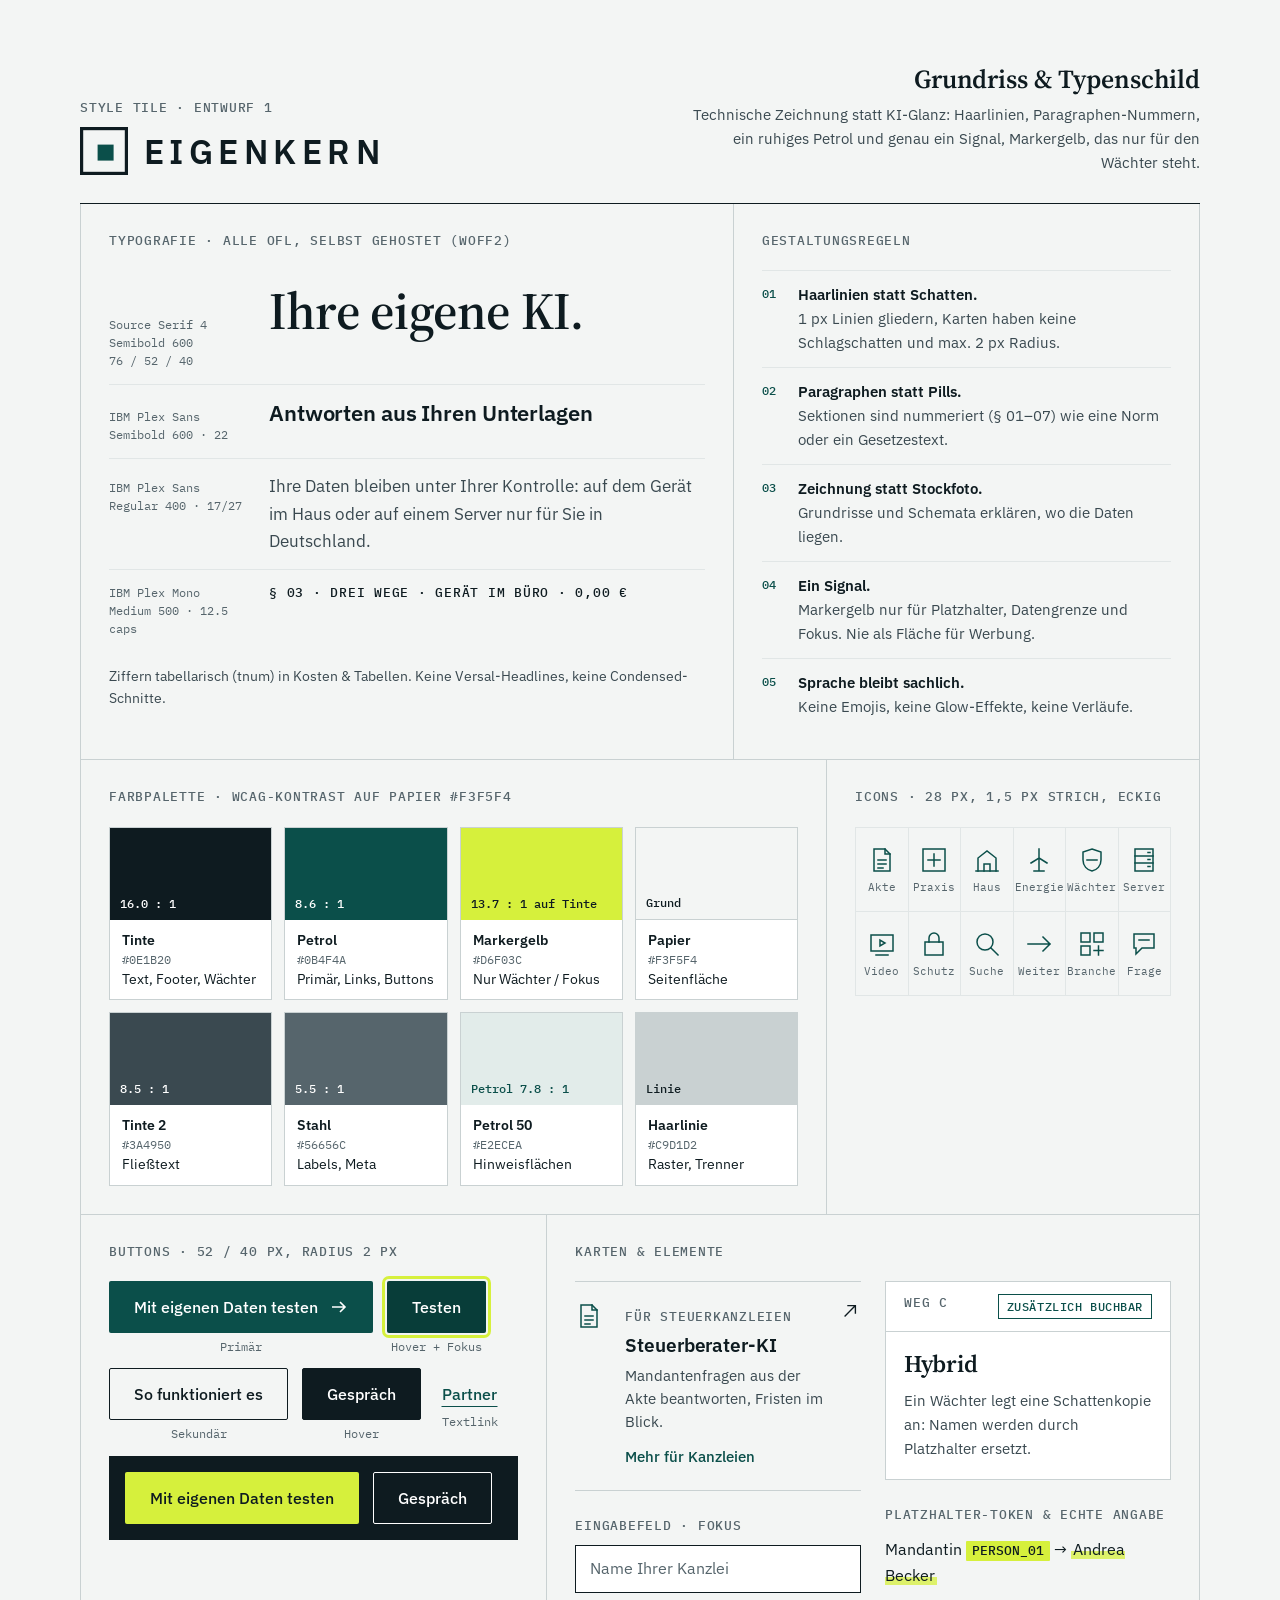
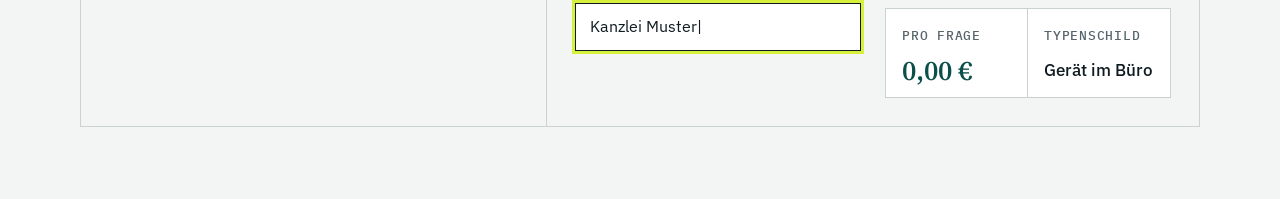
<file: styletile.html>
<!doctype html>
<html lang="de">
<head>
<meta charset="utf-8">
<meta name="viewport" content="width=device-width, initial-scale=1">
<title>EIGENKERN Style Tile</title>
<link rel="stylesheet" href="ek.css">
<style>
.wrap{max-width:1440px;margin:0 auto;padding:64px 80px 72px}
.head{display:flex;justify-content:space-between;align-items:flex-end;padding-bottom:28px;border-bottom:1.5px solid var(--ink);margin-bottom:0}
.grid{display:grid;grid-template-columns:repeat(12,1fr);border-left:1px solid var(--rule)}
.blk{border-right:1px solid var(--rule);border-bottom:1px solid var(--rule);padding:28px}
.blk>.label{display:block;margin-bottom:22px}
.s4{grid-column:span 4}.s5{grid-column:span 5}.s7{grid-column:span 7}.s8{grid-column:span 8}.s3{grid-column:span 3}.s6{grid-column:span 6}.s12{grid-column:span 12}
.type-row{display:grid;grid-template-columns:140px 1fr;gap:20px;padding:14px 0;border-top:1px solid var(--rule-2);align-items:baseline}
.type-row:first-of-type{border-top:0}
.type-row .meta{font:400 12px/1.5 var(--f-mono);color:var(--steel)}
.swatches{display:grid;grid-template-columns:repeat(4,1fr);gap:12px}
.sw{border:1px solid var(--rule)}
.sw .c{height:92px;display:flex;align-items:flex-end;padding:10px;font:500 12px/1 var(--f-mono)}
.sw .i{padding:10px 12px;background:#fff;font-size:13.5px;line-height:1.45}
.sw .i b{display:block;font-weight:600;font-size:14px}
.sw .i span{font:400 12px/1.4 var(--f-mono);color:var(--steel)}
.ratio{display:flex;gap:10px;flex-wrap:wrap;margin-top:16px}
.ratio div{font:500 12px/1 var(--f-mono);padding:8px 10px;border:1px solid var(--rule)}
.btn-row{display:flex;gap:14px;align-items:center;flex-wrap:wrap;margin-bottom:16px}
.state{font:400 11.5px/1 var(--f-mono);color:var(--steel);margin-top:8px;text-align:center}
.icons{display:grid;grid-template-columns:repeat(6,1fr);gap:0;border-top:1px solid var(--rule-2);border-left:1px solid var(--rule-2)}
.icons div{border-right:1px solid var(--rule-2);border-bottom:1px solid var(--rule-2);height:84px;display:flex;flex-direction:column;align-items:center;justify-content:center;gap:8px;font:400 11px/1 var(--f-mono);color:var(--steel)}
.princ{list-style:none;counter-reset:p}
.princ li{display:grid;grid-template-columns:36px 1fr;padding:12px 0;border-top:1px solid var(--rule-2);font-size:15px;color:var(--ink-2)}
.princ li b{color:var(--ink);font-weight:600;display:block}
.princ li::before{counter-increment:p;content:"0" counter(p);font:500 12px/1.9 var(--f-mono);color:var(--petrol)}
.field{display:block;margin-top:6px;height:48px;border:1.5px solid var(--ink);background:#fff;padding:0 14px;font:400 16px/45px var(--f-sans);color:var(--steel)}
.field.focus{outline:3px solid var(--signal);outline-offset:0;color:var(--ink)}
.solmini{display:grid;grid-template-columns:44px 1fr 20px;gap:6px;padding:20px 0;border-top:1px solid var(--rule);border-bottom:1px solid var(--rule)}
.solmini p{font-size:14.5px;color:var(--ink-2);margin:6px 0 10px}
</style>
</head>
<body><div class="wrap">
  <div class="head">
    <div>
      <div class="label" style="margin-bottom:12px">Style Tile · Entwurf 1</div>
      <div style="display:flex;align-items:center;gap:16px">
        <svg width="48" height="48" viewBox="0 0 30 30"><rect x="1" y="1" width="28" height="28" fill="none" stroke="#0E1B20" stroke-width="2"/><rect x="11" y="11" width="10" height="10" fill="#0B4F4A"/></svg>
        <span style="font:600 34px/1 var(--f-sans);letter-spacing:.16em">EIGENKERN</span>
      </div>
    </div>
    <div style="text-align:right;max-width:520px">
      <div class="h3" style="font:600 26px/1.2 var(--f-serif)">Grundriss &amp; Typenschild</div>
      <p class="small" style="margin-top:8px">Technische Zeichnung statt KI-Glanz: Haarlinien, Paragraphen-Nummern, ein ruhiges Petrol und genau ein Signal, Markergelb, das nur für den Wächter steht.</p>
    </div>
  </div>

  <div class="grid">
    <!-- Typografie -->
    <div class="blk s7">
      <span class="label">Typografie · alle OFL, selbst gehostet (WOFF2)</span>
      <div class="type-row"><div class="meta">Source Serif 4<br>Semibold 600<br>76 / 52 / 40</div><div style="font:600 52px/1.05 var(--f-serif);letter-spacing:-.015em">Ihre eigene KI.</div></div>
      <div class="type-row"><div class="meta">IBM Plex Sans<br>Semibold 600 · 22</div><div class="h3">Antworten aus Ihren Unterlagen</div></div>
      <div class="type-row"><div class="meta">IBM Plex Sans<br>Regular 400 · 17/27</div><div style="color:var(--ink-2)">Ihre Daten bleiben unter Ihrer Kontrolle: auf dem Gerät im Haus oder auf einem Server nur für Sie in Deutschland.</div></div>
      <div class="type-row"><div class="meta">IBM Plex Mono<br>Medium 500 · 12.5 caps</div><div class="label" style="color:var(--ink)">§ 03 · Drei Wege · Gerät im Büro · 0,00 €</div></div>
      <p class="small" style="margin-top:14px;font-size:13.5px">Ziffern tabellarisch (tnum) in Kosten &amp; Tabellen. Keine Versal-Headlines, keine Condensed-Schnitte.</p>
    </div>

    <!-- Prinzipien -->
    <div class="blk s5">
      <span class="label">Gestaltungsregeln</span>
      <ul class="princ">
        <li><div><b>Haarlinien statt Schatten.</b>1 px Linien gliedern, Karten haben keine Schlagschatten und max. 2 px Radius.</div></li>
        <li><div><b>Paragraphen statt Pills.</b>Sektionen sind nummeriert (§ 01–07) wie eine Norm oder ein Gesetzestext.</div></li>
        <li><div><b>Zeichnung statt Stockfoto.</b>Grundrisse und Schemata erklären, wo die Daten liegen.</div></li>
        <li><div><b>Ein Signal.</b>Markergelb nur für Platzhalter, Datengrenze und Fokus. Nie als Fläche für Werbung.</div></li>
        <li><div><b>Sprache bleibt sachlich.</b>Keine Emojis, keine Glow-Effekte, keine Verläufe.</div></li>
      </ul>
    </div>

    <!-- Farben -->
    <div class="blk s8">
      <span class="label">Farbpalette · WCAG-Kontrast auf Papier #F3F5F4</span>
      <div class="swatches">
        <div class="sw"><div class="c" style="background:#0E1B20;color:#fff">16.0 : 1</div><div class="i"><b>Tinte</b><span>#0E1B20</span><br>Text, Footer, Wächter</div></div>
        <div class="sw"><div class="c" style="background:#0B4F4A;color:#fff">8.6 : 1</div><div class="i"><b>Petrol</b><span>#0B4F4A</span><br>Primär, Links, Buttons</div></div>
        <div class="sw"><div class="c" style="background:#D6F03C;color:#0E1B20">13.7 : 1 auf Tinte</div><div class="i"><b>Markergelb</b><span>#D6F03C</span><br>Nur Wächter / Fokus</div></div>
        <div class="sw"><div class="c" style="background:#F3F5F4;color:#0E1B20;border-bottom:1px solid var(--rule)">Grund</div><div class="i"><b>Papier</b><span>#F3F5F4</span><br>Seitenfläche</div></div>
        <div class="sw"><div class="c" style="background:#3A4950;color:#fff">8.5 : 1</div><div class="i"><b>Tinte 2</b><span>#3A4950</span><br>Fließtext</div></div>
        <div class="sw"><div class="c" style="background:#56656C;color:#fff">5.5 : 1</div><div class="i"><b>Stahl</b><span>#56656C</span><br>Labels, Meta</div></div>
        <div class="sw"><div class="c" style="background:#E2ECEA;color:#0B4F4A">Petrol 7.8 : 1</div><div class="i"><b>Petrol 50</b><span>#E2ECEA</span><br>Hinweisflächen</div></div>
        <div class="sw"><div class="c" style="background:#C9D1D2;color:#0E1B20">Linie</div><div class="i"><b>Haarlinie</b><span>#C9D1D2</span><br>Raster, Trenner</div></div>
      </div>
    </div>

    <!-- Icons -->
    <div class="blk s4">
      <span class="label">Icons · 28 px, 1,5 px Strich, eckig</span>
      <div class="icons">
        <div><svg class="ic" viewBox="0 0 28 28"><path d="M6 3h11l5 5v17H6z"/><path d="M17 3v5h5"/><path d="M10 14h8M10 18h8M10 22h5"/></svg>Akte</div>
        <div><svg class="ic" viewBox="0 0 28 28"><rect x="3" y="3" width="22" height="22"/><path d="M14 8v12M8 14h12"/></svg>Praxis</div>
        <div><svg class="ic" viewBox="0 0 28 28"><path d="M3 25h22"/><path d="M5 25V12l9-7 9 7v13"/><path d="M11 25v-7h6v7"/></svg>Haus</div>
        <div><svg class="ic" viewBox="0 0 28 28"><path d="M14 25V3M14 12l8 5M14 12l-8 5M9 25h10"/></svg>Energie</div>
        <div><svg class="ic" viewBox="0 0 28 28"><path d="M14 3l9 3v8c0 6-4 10-9 11-5-1-9-5-9-11V6z"/><path d="M9 14h10"/></svg>Wächter</div>
        <div><svg class="ic" viewBox="0 0 28 28"><rect x="5" y="3" width="18" height="22"/><path d="M5 10h18M5 17h18"/><path d="M18 6.5h2M18 13.5h2M18 20.5h2"/></svg>Server</div>
        <div><svg class="ic" viewBox="0 0 28 28"><rect x="3" y="5" width="22" height="16"/><path d="M12 10v6l5-3z"/><path d="M8 25h12"/></svg>Video</div>
        <div><svg class="ic" viewBox="0 0 28 28"><rect x="5" y="12" width="18" height="13"/><path d="M9 12V8a5 5 0 0 1 10 0v4"/></svg>Schutz</div>
        <div><svg class="ic" viewBox="0 0 28 28"><circle cx="12" cy="12" r="8"/><path d="M18 18l7 7"/></svg>Suche</div>
        <div><svg class="ic" viewBox="0 0 28 28"><path d="M3 14h22M18 7l7 7-7 7"/></svg>Weiter</div>
        <div><svg class="ic" viewBox="0 0 28 28"><rect x="3" y="3" width="9" height="9"/><rect x="16" y="3" width="9" height="9"/><rect x="3" y="16" width="9" height="9"/><path d="M20.5 16v9M16 20.5h9"/></svg>Branche</div>
        <div><svg class="ic" viewBox="0 0 28 28"><path d="M4 4h20v14H12l-6 6v-6H4z"/><path d="M9 10h10"/></svg>Frage</div>
      </div>
    </div>

    <!-- Buttons -->
    <div class="blk s5">
      <span class="label">Buttons · 52 / 40 px, Radius 2 px</span>
      <div class="btn-row">
        <div><a class="btn btn-primary">Mit eigenen Daten testen <svg viewBox="0 0 18 18" fill="none" stroke="currentColor" stroke-width="1.6"><path d="M2 9h13M10 4l5 5-5 5"/></svg></a><div class="state">Primär</div></div>
        <div><a class="btn btn-primary" style="background:#083d39;outline:3px solid var(--signal);outline-offset:2px">Testen</a><div class="state">Hover + Fokus</div></div>
      </div>
      <div class="btn-row">
        <div><a class="btn btn-secondary">So funktioniert es</a><div class="state">Sekundär</div></div>
        <div><a class="btn btn-secondary" style="background:var(--ink);color:#fff">Gespräch</a><div class="state">Hover</div></div>
        <div style="padding:0 6px"><a class="btn btn-ghost">Partner</a><div class="state">Textlink</div></div>
      </div>
      <div class="btn-row" style="background:var(--ink);padding:16px;margin:0">
        <a class="btn btn-on-dark">Mit eigenen Daten testen</a>
        <a class="btn btn-secondary btn-outline-dark">Gespräch</a>
      </div>
    </div>

    <!-- Karten -->
    <div class="blk s7">
      <span class="label">Karten &amp; Elemente</span>
      <div style="display:grid;grid-template-columns:1fr 1fr;gap:24px">
        <div>
          <div class="solmini">
            <svg class="ic" viewBox="0 0 28 28"><path d="M6 3h11l5 5v17H6z"/><path d="M17 3v5h5"/><path d="M10 14h8M10 18h8M10 22h5"/></svg>
            <div><span class="label">Für Steuerkanzleien</span><div class="h3" style="font-size:19px;margin-top:4px">Steuerberater-KI</div><p>Mandantenfragen aus der Akte beantworten, Fristen im Blick.</p><span style="color:var(--petrol);font-weight:500;font-size:14.5px">Mehr für Kanzleien</span></div>
            <svg viewBox="0 0 20 20" width="18" height="18" fill="none" stroke="#0E1B20" stroke-width="1.5"><path d="M4 16L16 4M7 4h9v9"/></svg>
          </div>
          <div style="margin-top:20px"><span class="label">Eingabefeld · Fokus</span>
            <span class="field">Name Ihrer Kanzlei</span>
            <span class="field focus" style="margin-top:10px">Kanzlei Muster|</span>
          </div>
        </div>
        <div>
          <div style="background:#fff;border:1px solid var(--rule)">
            <div style="display:flex;justify-content:space-between;padding:12px 18px;border-bottom:1px solid var(--rule)"><span class="label">Weg C</span><span class="tag">Zusätzlich buchbar</span></div>
            <div style="padding:18px"><div style="font:600 24px/1.2 var(--f-serif);margin-bottom:10px">Hybrid</div><p class="small">Ein Wächter legt eine Schattenkopie an: Namen werden durch Platzhalter ersetzt.</p></div>
          </div>
          <div style="margin-top:20px">
            <span class="label">Platzhalter-Token &amp; echte Angabe</span>
            <p style="margin-top:10px;font-size:16px">Mandantin <span class="tok">PERSON_01</span> → <span class="real">Andrea Becker</span></p>
          </div>
          <div style="margin-top:20px;display:grid;grid-template-columns:1fr 1fr;border:1px solid var(--rule);background:#fff">
            <div style="padding:12px 16px;border-right:1px solid var(--rule)"><span class="label">Pro Frage</span><div style="font:600 28px/1.1 var(--f-serif);color:var(--petrol);margin-top:6px">0,00 €</div></div>
            <div style="padding:12px 16px"><span class="label">Typenschild</span><div style="font-weight:500;margin-top:8px">Gerät im Büro</div></div>
          </div>
        </div>
      </div>
    </div>
  </div>
</div></body>
</html>
</file>
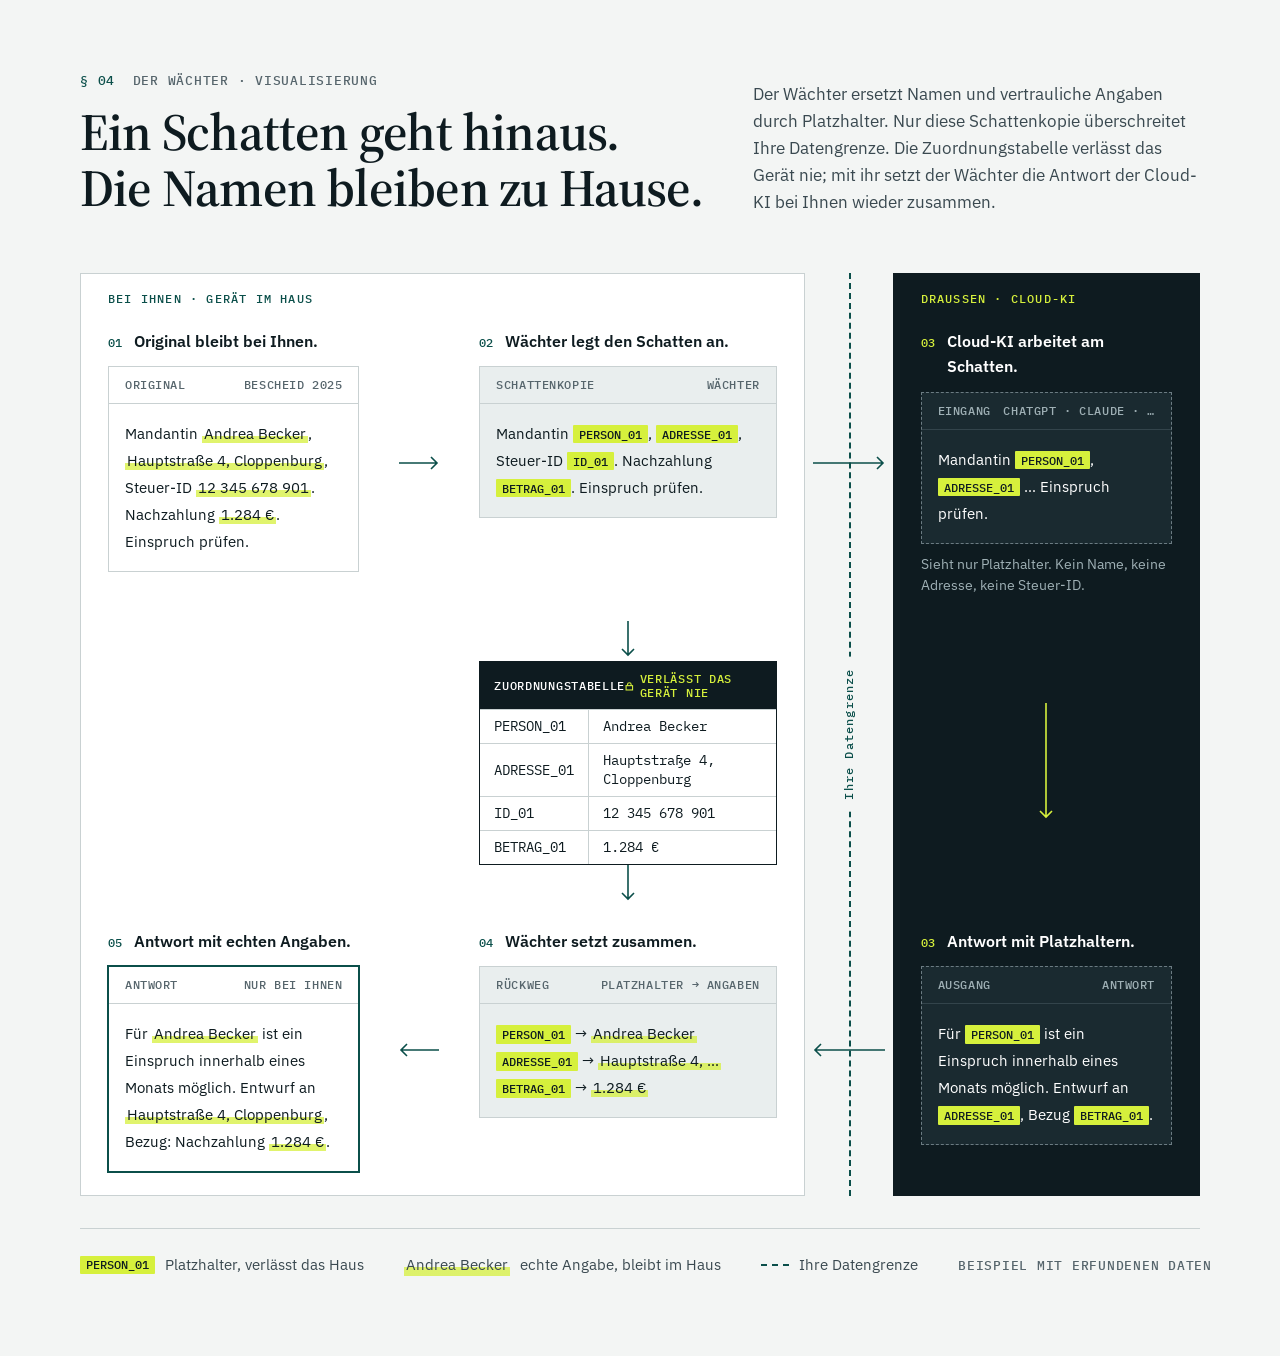
<file: waechter-flow.html>
<!doctype html>
<html lang="de">
<head>
<meta charset="utf-8">
<meta name="viewport" content="width=device-width, initial-scale=1">
<title>Wächter Flow</title>
<link rel="stylesheet" href="ek.css">
<style>
body{background:var(--paper)}
.wrap{max-width:1440px;margin:0 auto;padding:72px 80px 80px}
.top{display:grid;grid-template-columns:7fr 5fr;gap:48px;align-items:end;margin-bottom:56px}
.top p{color:var(--ink-2);font-size:17px;max-width:640px}
.board{display:grid;grid-template-columns:1fr 64px 1.15fr 88px 1fr;grid-template-rows:auto auto auto auto;position:relative}
.zone-in{grid-column:1/4;grid-row:1/5;background:var(--white);border:1px solid var(--rule)}
.zone-out{grid-column:5/6;grid-row:1/5;background:var(--ink)}
.bnd{grid-column:4/5;grid-row:1/5;position:relative}
.bnd::before{content:"";position:absolute;top:0;bottom:0;left:50%;border-left:2px dashed var(--petrol)}
.bnd span{position:absolute;top:50%;left:50%;transform:translate(-50%,-50%) rotate(-90deg);white-space:nowrap;background:var(--paper);padding:6px 12px;font:500 12px/1 var(--f-mono);letter-spacing:.1em;color:var(--petrol)}
.zh{padding:20px 28px 0;font:500 12px/1 var(--f-mono);letter-spacing:.1em;text-transform:uppercase}
.zh.in{grid-column:1/4;grid-row:1;color:var(--petrol)}
.zh.out{grid-column:5;grid-row:1;color:var(--signal)}
.cell{position:relative;z-index:1;padding:24px 28px}
.r2{grid-row:2}.r3{grid-row:3}.r4{grid-row:4}
.c1{grid-column:1}.c2{grid-column:2}.c3{grid-column:3}.c5{grid-column:5}
.doc{border:1px solid var(--rule);background:var(--white)}
.doc-h{display:flex;justify-content:space-between;padding:11px 16px;border-bottom:1px solid var(--rule);font:500 11.5px/1.2 var(--f-mono);letter-spacing:.05em;text-transform:uppercase;color:var(--steel)}
.doc-b{padding:16px;font-size:15px;line-height:1.8}
.doc.sh{background:#E9EEEE}
.doc.cl{background:#1A2A30;border:1px dashed #6b7b82;color:#fff}
.doc.cl .doc-h{border-color:#33444b;color:var(--ink-mute)}
.doc.fin{outline:2px solid var(--petrol);outline-offset:-1px}
.step-t{display:flex;gap:12px;align-items:baseline;margin-bottom:12px}
.step-t .n{font:500 12px/1 var(--f-mono);color:var(--petrol)}
.zone-out .step-t .n,.c5 .n{color:var(--signal)}
.step-t b{font-weight:600;font-size:16px}
.c5 .step-t b{color:#fff}
.ar{display:flex;align-items:center;justify-content:center;z-index:2;position:relative}
.ar svg{width:44px;height:18px;fill:none;stroke:var(--petrol);stroke-width:1.6}
.ar.long{grid-column:4}
.ar.long svg{width:76px}

.key{border:1.5px solid var(--ink);background:var(--white)}
.key .kh{display:flex;justify-content:space-between;align-items:center;padding:10px 14px;background:var(--ink);color:#fff;font:500 11.5px/1.2 var(--f-mono);letter-spacing:.06em;text-transform:uppercase}
.key table{width:100%;border-collapse:collapse;font:400 13.5px/1.4 var(--f-mono)}
.key td{padding:7px 14px;border-top:1px solid var(--rule)}
.key td+td{border-left:1px solid var(--rule)}
.lock{display:inline-flex;align-items:center;gap:6px;color:var(--signal)}
.lock svg{width:12px;height:12px;stroke:currentColor;fill:none;stroke-width:1.5}
.cap{font-size:13.5px;color:var(--steel);margin-top:10px}
.c5 .cap{color:var(--ink-mute)}
.legend{display:flex;gap:40px;margin-top:32px;padding-top:24px;border-top:1px solid var(--rule);font-size:14.5px;color:var(--ink-2);align-items:center}
.legend>span{display:flex;align-items:center;gap:10px;white-space:nowrap}
.sw{width:28px;height:0;border-top:2px dashed var(--petrol)}
.vert{display:flex;justify-content:center}
.vert svg{width:18px;height:40px;fill:none;stroke:var(--petrol);stroke-width:1.6}
</style>
</head>
<body><div class="wrap">
  <div class="top">
    <div>
      <div class="label" style="margin-bottom:16px"><b style="color:var(--petrol);font-weight:500">§ 04</b> &nbsp;Der Wächter · Visualisierung</div>
      <h1 class="h1">Ein Schatten geht hinaus.<br>Die Namen bleiben zu Hause.</h1>
    </div>
    <p>Der Wächter ersetzt Namen und vertrauliche Angaben durch Platzhalter. Nur diese Schattenkopie überschreitet Ihre Datengrenze. Die Zuordnungstabelle verlässt das Gerät nie; mit ihr setzt der Wächter die Antwort der Cloud-KI bei Ihnen wieder zusammen.</p>
  </div>

  <div class="board">
    <div class="zone-in"></div><div class="bnd"><span>Ihre Datengrenze</span></div><div class="zone-out"></div>
    <div class="zh in">Bei Ihnen · Gerät im Haus</div>
    <div class="zh out">Draußen · Cloud-KI</div>

    <!-- Zeile hin -->
    <div class="cell r2 c1">
      <div class="step-t"><span class="n">01</span><b>Original bleibt bei Ihnen.</b></div>
      <div class="doc"><div class="doc-h"><span>Original</span><span>Bescheid 2025</span></div>
        <div class="doc-b">Mandantin <span class="real">Andrea Becker</span>, <span class="real">Hauptstraße 4, Cloppenburg</span>, Steuer-ID <span class="real">12 345 678 901</span>. Nachzahlung <span class="real">1.284 €</span>. Einspruch prüfen.</div></div>
    </div>
    <div class="ar r2 c2"><svg viewBox="0 0 44 18"><path d="M2 9h38M34 3l6 6-6 6"/></svg></div>
    <div class="cell r2 c3">
      <div class="step-t"><span class="n">02</span><b>Wächter legt den Schatten an.</b></div>
      <div class="doc sh"><div class="doc-h"><span>Schattenkopie</span><span>Wächter</span></div>
        <div class="doc-b">Mandantin <span class="tok">PERSON_01</span>, <span class="tok">ADRESSE_01</span>, Steuer-ID <span class="tok">ID_01</span>. Nachzahlung <span class="tok">BETRAG_01</span>. Einspruch prüfen.</div></div>
    </div>
    <div class="ar r2 long"><svg viewBox="0 0 76 18"><path d="M2 9h70M66 3l6 6-6 6"/></svg></div>
    <div class="cell r2 c5">
      <div class="step-t"><span class="n">03</span><b>Cloud-KI arbeitet am Schatten.</b></div>
      <div class="doc cl"><div class="doc-h"><span>Eingang</span><span>ChatGPT · Claude · …</span></div>
        <div class="doc-b">Mandantin <span class="tok">PERSON_01</span>, <span class="tok">ADRESSE_01</span> … Einspruch prüfen.</div></div>
      <p class="cap">Sieht nur Platzhalter. Kein Name, keine Adresse, keine Steuer-ID.</p>
    </div>

    <!-- Mitte: Zuordnungstabelle -->
    <div class="cell r3 c3" style="padding-top:0;padding-bottom:0">
      <div class="vert"><svg viewBox="0 0 18 40"><path d="M9 0v34M3 28l6 6 6-6"/></svg></div>
      <div class="key">
        <div class="kh"><span>Zuordnungstabelle</span><span class="lock"><svg viewBox="0 0 12 12"><rect x="1.5" y="5.5" width="9" height="6"/><path d="M3.5 5.5V4a2.5 2.5 0 0 1 5 0v1.5"/></svg>verlässt das Gerät nie</span></div>
        <table>
          <tr><td>PERSON_01</td><td>Andrea Becker</td></tr>
          <tr><td>ADRESSE_01</td><td>Hauptstraße 4, Cloppenburg</td></tr>
          <tr><td>ID_01</td><td>12 345 678 901</td></tr>
          <tr><td>BETRAG_01</td><td>1.284 €</td></tr>
        </table>
      </div>
      <div class="vert"><svg viewBox="0 0 18 40"><path d="M9 0v34M3 28l6 6 6-6"/></svg></div>
    </div>
    <div class="cell r3 c5" style="display:flex;align-items:center;justify-content:center;padding:0">
      <div class="vert"><svg viewBox="0 0 18 120" style="height:120px;stroke:var(--signal)"><path d="M9 0v114M3 108l6 6 6-6"/></svg></div>
    </div>

    <!-- Zeile zurück -->
    <div class="cell r4 c1">
      <div class="step-t"><span class="n">05</span><b>Antwort mit echten Angaben.</b></div>
      <div class="doc fin"><div class="doc-h"><span>Antwort</span><span>nur bei Ihnen</span></div>
        <div class="doc-b">Für <span class="real">Andrea Becker</span> ist ein Einspruch innerhalb eines Monats möglich. Entwurf an <span class="real">Hauptstraße 4, Cloppenburg</span>, Bezug: Nachzahlung <span class="real">1.284 €</span>.</div></div>
    </div>
    <div class="ar r4 c2"><svg viewBox="0 0 44 18"><path d="M42 9H4M10 3L4 9l6 6"/></svg></div>
    <div class="cell r4 c3">
      <div class="step-t"><span class="n">04</span><b>Wächter setzt zusammen.</b></div>
      <div class="doc sh"><div class="doc-h"><span>Rückweg</span><span>Platzhalter → Angaben</span></div>
        <div class="doc-b"><span class="tok">PERSON_01</span> → <span class="real">Andrea Becker</span><br><span class="tok">ADRESSE_01</span> → <span class="real">Hauptstraße 4, …</span><br><span class="tok">BETRAG_01</span> → <span class="real">1.284 €</span></div></div>
    </div>
    <div class="ar r4 long in"><svg viewBox="0 0 76 18"><path d="M74 9H4M10 3L4 9l6 6"/></svg></div>
    <div class="cell r4 c5">
      <div class="step-t"><span class="n">03</span><b>Antwort mit Platzhaltern.</b></div>
      <div class="doc cl"><div class="doc-h"><span>Ausgang</span><span>Antwort</span></div>
        <div class="doc-b">Für <span class="tok">PERSON_01</span> ist ein Einspruch innerhalb eines Monats möglich. Entwurf an <span class="tok">ADRESSE_01</span>, Bezug <span class="tok">BETRAG_01</span>.</div></div>
    </div>
  </div>

  <div class="legend">
    <span><span class="tok">PERSON_01</span> Platzhalter, verlässt das Haus</span>
    <span><span class="real">Andrea Becker</span> echte Angabe, bleibt im Haus</span>
    <span><span class="sw"></span> Ihre Datengrenze</span>
    <span style="margin-left:auto" class="label">Beispiel mit erfundenen Daten</span>
  </div>
</div></body>
</html>
</file>
<file: ek.css>
/* EIGENKERN — Design-Tokens & Komponenten
   Konzept: "Grundriss & Typenschild" — technische Zeichnung, Norm-Paragraphen,
   Haarlinien statt Schatten, ein einziges Signal (Markergelb) für den Wächter.
   Fonts (OFL, selbst gehostet in Produktion): Source Serif 4, IBM Plex Sans, IBM Plex Mono.
   Für die Mockup-Vorschau werden sie hier per Google Fonts geladen. */
@import url('https://fonts.googleapis.com/css2?family=IBM+Plex+Mono:wght@400;500&family=IBM+Plex+Sans:wght@400;500;600&family=Source+Serif+4:opsz,wght@8..60,500;8..60,600&display=swap');

:root{
  --paper:#F3F5F4;      /* Grundfläche, kühles Papierweiß */
  --white:#FFFFFF;
  --ink:#0E1B20;        /* Tinte: Text, dunkle Flächen */
  --ink-2:#3A4950;      /* Fließtext sekundär  8.5:1 */
  --steel:#56656C;      /* Meta, Labels       5.5:1 */
  --rule:#C9D1D2;       /* Haarlinien */
  --rule-2:#E1E6E6;
  --petrol:#0B4F4A;     /* Primär: Tannen-Petrol 8.6:1 */
  --petrol-600:#13706A;
  --petrol-50:#E2ECEA;
  --signal:#D6F03C;     /* Markergelb – nur für Platzhalter/Wächter & Fokus */
  --ink-mute:#9FB0B5;   /* Text auf Tinte 7.8:1 */

  --f-serif:'Source Serif 4', Georgia, serif;
  --f-sans:'IBM Plex Sans', system-ui, sans-serif;
  --f-mono:'IBM Plex Mono', ui-monospace, monospace;

  --container:1240px;
  --gutter:32px;
}
*{box-sizing:border-box;margin:0;padding:0}
html{-webkit-font-smoothing:antialiased}
body{background:var(--paper);color:var(--ink);font:400 17px/1.6 var(--f-sans)}
a{color:inherit;text-decoration:none}
img,svg{display:block}

.container{max-width:var(--container);margin:0 auto;padding:0 var(--gutter)}

/* Typografie */
.h-display{font:600 76px/1.02 var(--f-serif);letter-spacing:-.02em}
.h1{font:600 52px/1.08 var(--f-serif);letter-spacing:-.015em}
.h2{font:600 40px/1.12 var(--f-serif);letter-spacing:-.01em}
.h3{font:600 22px/1.3 var(--f-sans);letter-spacing:-.005em}
.lead{font-size:20px;line-height:1.55;color:var(--ink-2)}
.small{font-size:15px;color:var(--ink-2)}
.label{font:500 12.5px/1.3 var(--f-mono);letter-spacing:.06em;text-transform:uppercase;color:var(--steel)}
.mono{font-family:var(--f-mono)}

/* Paragraphen-Kopf jeder Sektion */
.sec{padding:112px 0;border-top:1px solid var(--rule)}
.sec-head{display:grid;grid-template-columns:3fr 9fr;gap:var(--gutter);margin-bottom:56px}
.sec-no{font:500 13px/1 var(--f-mono);color:var(--steel);letter-spacing:.06em;padding-top:12px;display:flex;gap:12px;align-items:flex-start}
.sec-no b{font-weight:500;color:var(--petrol)}
.sec-head .h2{max-width:780px}
.sec-head .lead{max-width:720px;margin-top:20px}

/* Buttons */
.btn{display:inline-flex;align-items:center;gap:12px;height:52px;padding:0 24px;font:500 16px/1 var(--f-sans);border:1.5px solid transparent;border-radius:2px;cursor:pointer;white-space:nowrap}
.btn svg{width:18px;height:18px}
.btn-primary{background:var(--petrol);color:#fff}
.btn-primary:hover{background:#083d39}
.btn-secondary{background:transparent;color:var(--ink);border-color:var(--ink)}
.btn-secondary:hover{background:var(--ink);color:#fff}
.btn-ghost{padding:0;height:auto;color:var(--petrol);border-bottom:1.5px solid currentColor;border-radius:0;padding-bottom:4px}
.btn-sm{height:40px;padding:0 16px;font-size:15px}
.btn-on-dark{background:var(--signal);color:var(--ink)}
.btn-outline-dark{border-color:#fff;color:#fff}

/* Platzhalter-Token (Wächter) */
.tok{display:inline-block;font:500 .82em/1.5 var(--f-mono);background:var(--signal);color:var(--ink);padding:0 6px;border-radius:1px;white-space:nowrap}
.real{background:linear-gradient(transparent 62%,rgba(214,240,60,.75) 62%);padding:0 2px}

/* Karten */
.card{background:var(--white);border:1px solid var(--rule);padding:32px}
.card-k{border-top:3px solid var(--petrol)}

/* Icons: 24px, 1.5 Strich, eckige Enden */
.ic{width:28px;height:28px;stroke:var(--petrol);stroke-width:1.5;fill:none;stroke-linecap:square;stroke-linejoin:miter}

/* Header */
.util{background:var(--ink);color:var(--ink-mute);font:400 13px/1 var(--f-mono)}
.util .container{display:flex;justify-content:space-between;height:36px;align-items:center}
.util a{color:#fff}
.nav{background:var(--paper);border-bottom:1px solid var(--rule)}
.nav .container{display:flex;align-items:center;height:80px;gap:48px}
.logo{display:flex;align-items:center;gap:12px;font:600 19px/1 var(--f-sans);letter-spacing:.16em}
.logo-mark{width:30px;height:30px}
.nav-links{display:flex;gap:36px;font-weight:500;font-size:16px;margin-right:auto}
.nav-links span{display:flex;align-items:center;gap:6px}
.nav-links svg{width:12px;height:12px;stroke:var(--ink);stroke-width:1.8;fill:none}
.nav-cta{display:flex;gap:12px}
.burger{display:none}
.tag{font:500 11.5px/1 var(--f-mono);letter-spacing:.05em;text-transform:uppercase;padding:6px 8px;border:1px solid var(--petrol);color:var(--petrol)}
</file>
